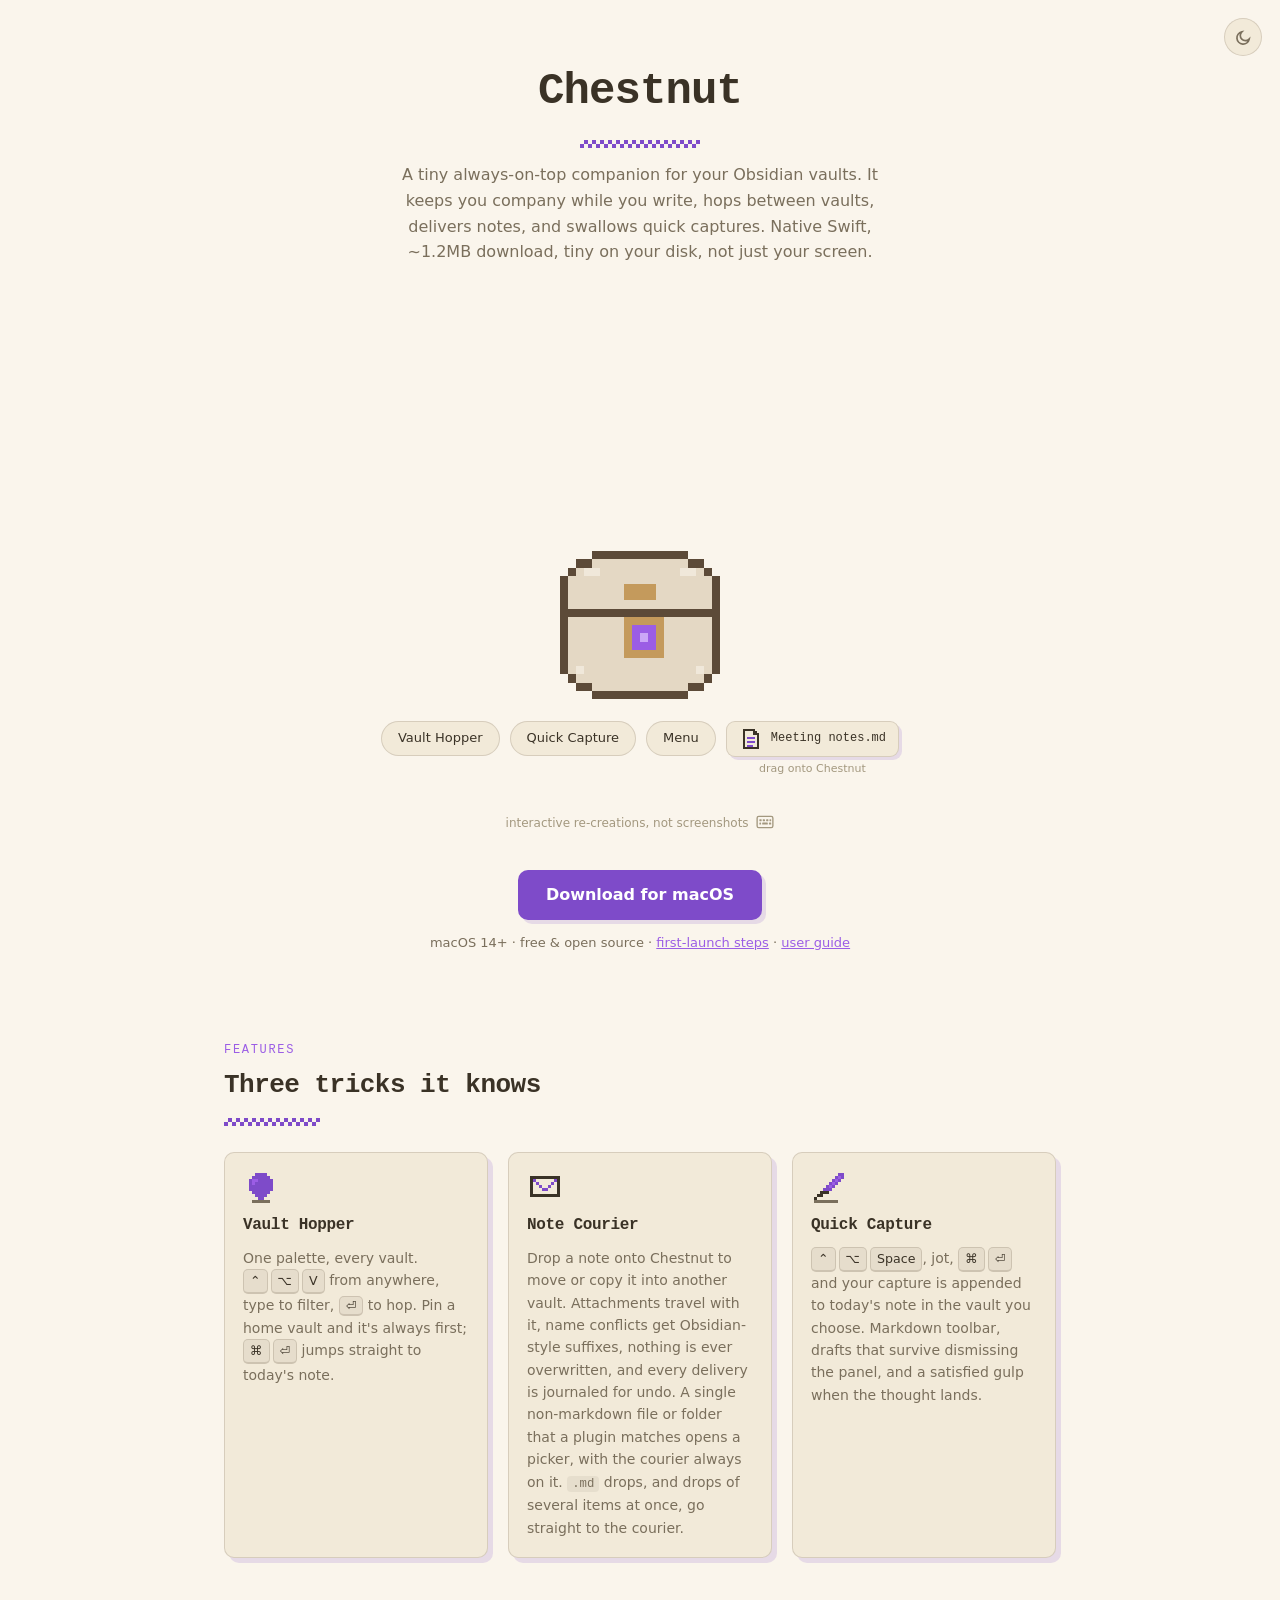
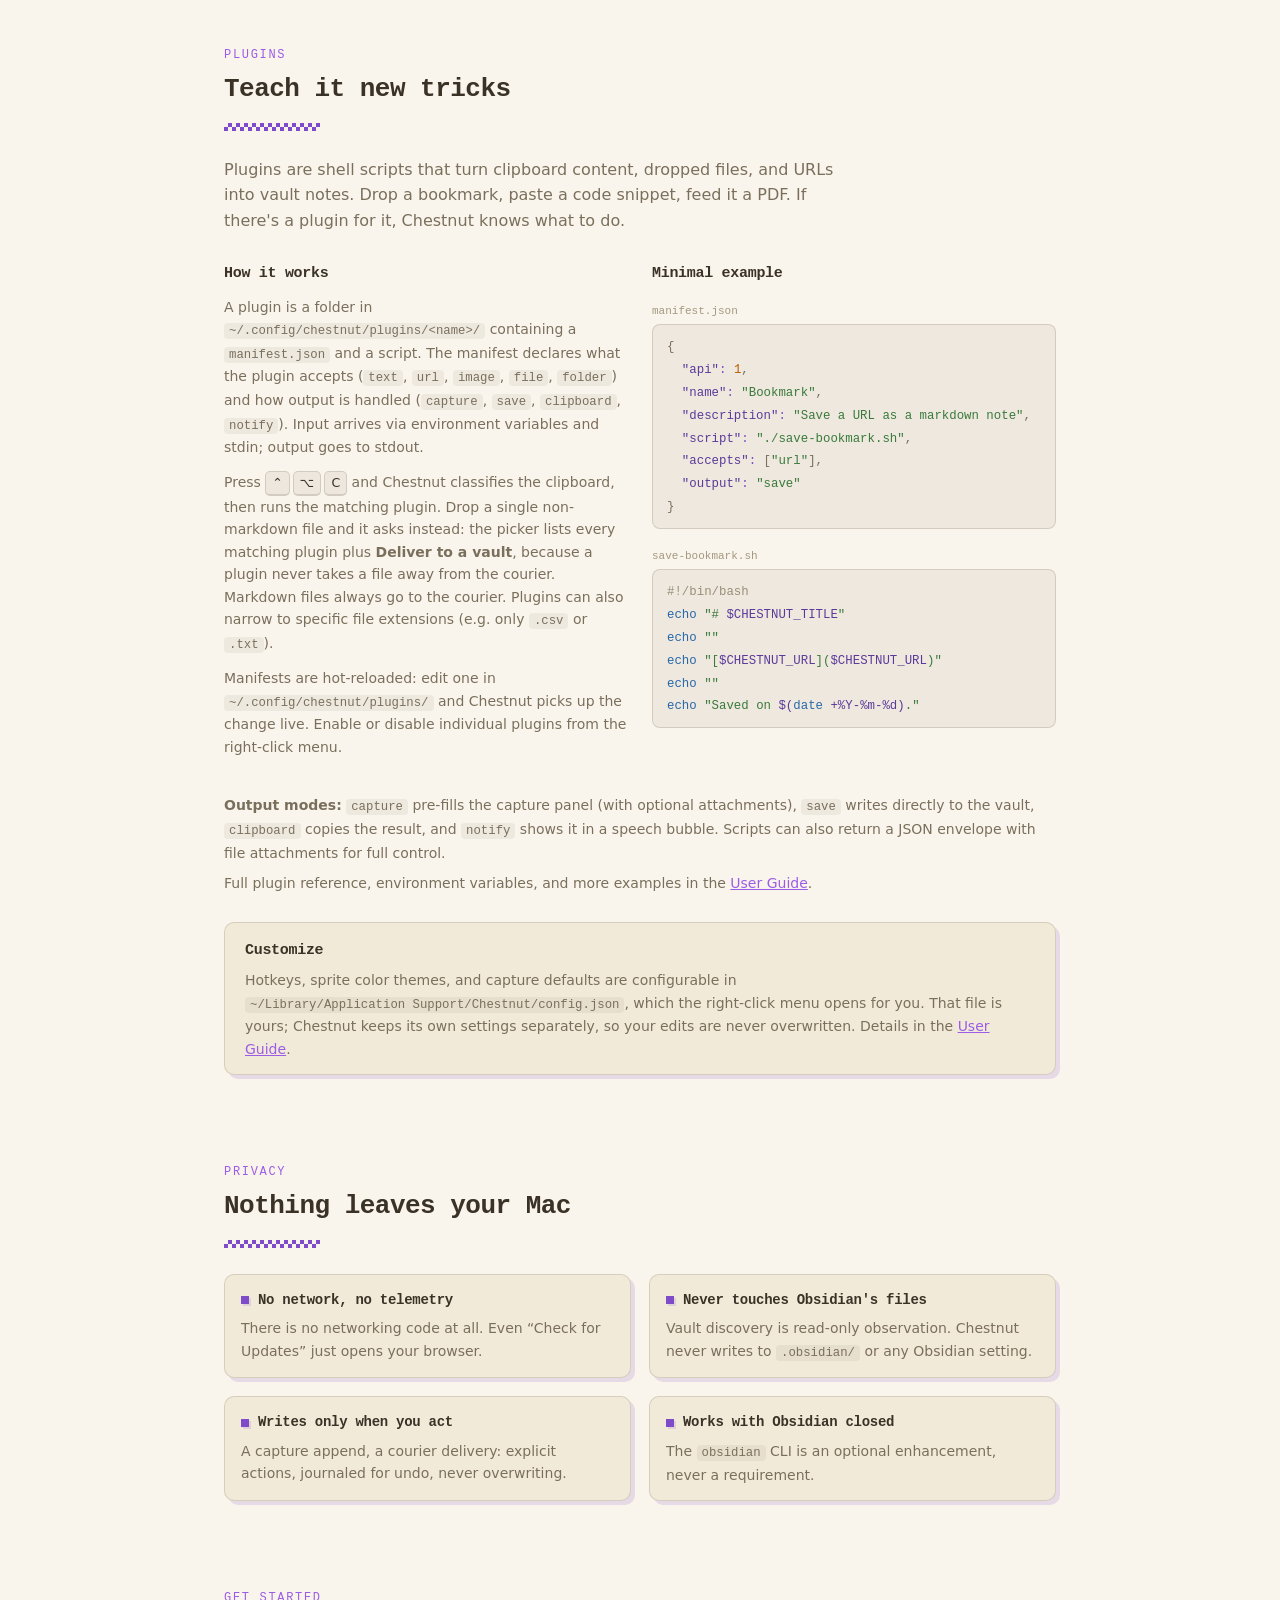
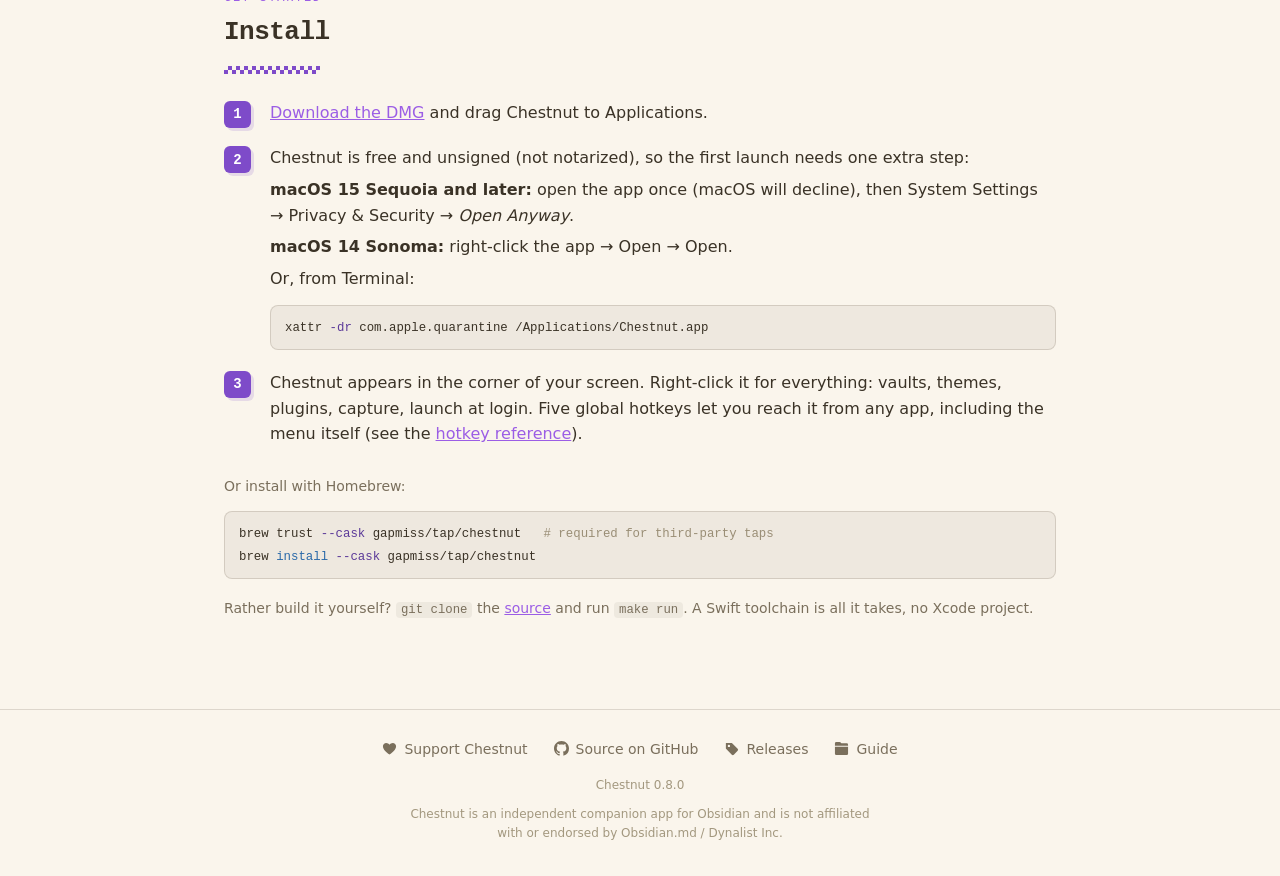
<file: docs/index.html>
<!doctype html>
<html lang="en">
<head>
  <meta charset="utf-8">
  <meta name="viewport" content="width=device-width, initial-scale=1">
  <title>Chestnut - a desktop companion for Obsidian</title>
  <meta name="description"
        content="A tiny always-on-top pixel companion for multi-vault Obsidian users on macOS. Hop between vaults, deliver notes, capture thoughts. No network, no telemetry.">
  <script>
    // Apply a saved mode before the stylesheet loads, so there's no flash.
    try {
      var mode = localStorage.getItem("chestnut-mode");
      if (mode === "light" || mode === "dark") {
        document.documentElement.dataset.theme = mode;
      }
    } catch (e) {}
  </script>
  <!-- Favicons are generated by `make site` from the app's sprite data. -->
  <link rel="icon" href="favicon.svg" type="image/svg+xml">
  <link rel="icon" href="favicon.png" type="image/png" sizes="32x32">
  <link rel="apple-touch-icon" href="apple-touch-icon.png">
  <link rel="stylesheet" href="style.css">
  <link rel="stylesheet" href="prism-chestnut.css">
</head>
<body>
<button class="mode-toggle" id="mode-toggle" aria-label="Toggle light/dark mode"></button>
<main>

  <header class="hero">
    <h1>Chestnut</h1>
    <p class="tagline">
      A tiny always-on-top companion for your Obsidian vaults.
      It keeps you company while you write, hops between vaults,
      delivers notes, and swallows quick captures.
      Native Swift, ~1.2MB download, tiny on your disk,
      not just your screen.
    </p>

    <div class="stage" id="stage">
      <canvas id="pet" aria-label="Chestnut, a pixel-art treasure chest creature. Hover or click it."></canvas>

      <!-- Interactive re-creation of the Vault Hopper palette. Also serves as
           the courier destination picker, like the app's VaultPalettePanel. -->
      <div class="panel hopper" id="hopper" hidden>
        <input type="text" id="hopper-filter" placeholder="Jump to vault…"
               autocomplete="off" spellcheck="false">
        <div class="panel-divider"></div>
        <div class="vault-list" id="hopper-list"></div>
        <p class="panel-hints" id="palette-hints">⏎ open&nbsp;&nbsp;&nbsp;⌘⏎ today's note&nbsp;&nbsp;&nbsp;⌥⏎ reveal&nbsp;&nbsp;&nbsp;⌘P pin</p>
      </div>

      <!-- Interactive re-creation of the Quick Capture panel -->
      <div class="panel capture" id="capture" hidden>
        <div class="capture-toolbar" id="capture-toolbar"></div>
        <textarea id="capture-editor" placeholder="Capture a thought…"
                  spellcheck="false"></textarea>
        <div class="panel-divider"></div>
        <div class="capture-footer">
          <span class="vault-dot" id="capture-dot"></span>
          <select id="capture-target" aria-label="Target vault"></select>
          <span class="spacer"></span>
          <span class="kbd-hint">⌘↩</span>
          <button id="capture-submit" disabled>Capture</button>
        </div>
      </div>

      <!-- Interactive re-creation of the right-click menu (populated by JS) -->
      <div class="menu" id="menu" hidden></div>

      <!-- Notice bubble (the pet's success receipt) -->
      <div class="notice" id="notice" hidden>
        <div class="notice-title" id="notice-title"></div>
        <div class="notice-subtitle" id="notice-subtitle"></div>
        <div class="notice-hint">Demo only, nothing was written</div>
        <div class="notice-tail"></div>
      </div>
    </div>

    <div class="chips">
      <button class="chip" id="chip-hopper">Vault Hopper</button>
      <button class="chip" id="chip-capture">Quick Capture</button>
      <button class="chip" id="chip-menu">Menu</button>
      <!-- Demo note for the Note Courier: drag it onto Chestnut.
           Real files from the Finder work too (names only, never read). -->
      <div class="demo-note-wrap">
        <div class="demo-note" id="demo-note" tabindex="0" role="button"
             aria-label="Demo note. Drag it onto Chestnut, or press Enter, to pick a delivery vault.">
          <canvas class="px-icon" data-icon="note" data-scale="2" aria-hidden="true"></canvas>
          <span class="demo-note-name">Meeting notes.md</span>
        </div>
        <p class="demo-note-hint">drag onto Chestnut</p>
      </div>
    </div>
    <p class="chips-hint">
      interactive re-creations, not screenshots
      <span class="hotkey-tip" tabindex="0" aria-label="Keyboard shortcuts">
        <svg viewBox="0 0 16 16" aria-hidden="true"><rect x="1" y="3" width="14" height="10" rx="1.5" fill="none" stroke="currentColor" stroke-width="1.2"/><rect x="3" y="5.5" width="2" height="1.8" rx=".4" fill="currentColor"/><rect x="6" y="5.5" width="2" height="1.8" rx=".4" fill="currentColor"/><rect x="9" y="5.5" width="2" height="1.8" rx=".4" fill="currentColor"/><rect x="12" y="5.5" width="1.5" height="1.8" rx=".4" fill="currentColor"/><rect x="3" y="8.5" width="1.5" height="1.8" rx=".4" fill="currentColor"/><rect x="5.5" y="8.5" width="5" height="1.8" rx=".4" fill="currentColor"/><rect x="11.5" y="8.5" width="2" height="1.8" rx=".4" fill="currentColor"/></svg>
        <span class="hotkey-tooltip">
          <span><span class="keys"><kbd>⌃</kbd><kbd>⌥</kbd><kbd>V</kbd></span> Vault Hopper</span>
          <span><span class="keys"><kbd>⌃</kbd><kbd>⌥</kbd><kbd>Space</kbd></span> Quick Capture</span>
          <span><span class="keys"><kbd>⌃</kbd><kbd>⌥</kbd><kbd>C</kbd></span> Paste to plugin</span>
          <span><span class="keys"><kbd>⌃</kbd><kbd>⌥</kbd><kbd>O</kbd></span> Notice action</span>
          <span><span class="keys"><kbd>⌃</kbd><kbd>⌥</kbd><kbd>M</kbd></span> Right-click menu</span>
          <span class="hotkey-tooltip-hint">These work on this page too</span>
        </span>
      </span>
    </p>

    <div class="cta">
      <a class="download" href="https://github.com/gapmiss/chestnut/releases/latest/download/Chestnut.dmg">
        Download for macOS
      </a>
      <p class="fineprint">
        macOS 14+ · free &amp; open source ·
        <a href="#install">first-launch steps</a> ·
        <a href="guide.html">user guide</a>
      </p>
    </div>
  </header>

  <section class="features">
    <p class="kicker">Features</p>
    <h2>Three tricks it knows</h2>
    <div class="features-grid">
      <div class="card">
        <canvas class="px-icon" data-icon="pin" aria-hidden="true"></canvas>
        <h3>Vault Hopper</h3>
        <p>
          One palette, every vault.
          <span class="keys"><kbd>⌃</kbd><kbd>⌥</kbd><kbd>V</kbd></span>
          from anywhere, type to filter, <kbd>⏎</kbd> to hop. Pin a home vault
          and it's always first;
          <span class="keys"><kbd>⌘</kbd><kbd>⏎</kbd></span>
          jumps straight to today's note.
        </p>
      </div>
      <div class="card">
        <canvas class="px-icon" data-icon="envelope" aria-hidden="true"></canvas>
        <h3>Note Courier</h3>
        <p>
          Drop a note onto Chestnut to move or copy it into another vault.
          Attachments travel with it, name conflicts get Obsidian-style suffixes,
          nothing is ever overwritten, and every delivery is journaled for undo.
          A single non-markdown file or folder that a plugin matches opens a
          picker, with the courier always on it. <code>.md</code> drops, and
          drops of several items at once, go straight to the courier.
        </p>
      </div>
      <div class="card">
        <canvas class="px-icon" data-icon="pencil" aria-hidden="true"></canvas>
        <h3>Quick Capture</h3>
        <p>
          <span class="keys"><kbd>⌃</kbd><kbd>⌥</kbd><kbd>Space</kbd></span>,
          jot, <span class="keys"><kbd>⌘</kbd><kbd>⏎</kbd></span> and your 
          capture is appended to today's note in the vault you choose. Markdown 
          toolbar, drafts that survive dismissing the panel, and a satisfied 
          gulp when the thought lands.
        </p>
      </div>
    </div>
  </section>

  <section class="plugins">
    <p class="kicker">Plugins</p>
    <h2>Teach it new tricks</h2>
    <p class="plugins-intro">
      Plugins are shell scripts that turn clipboard content, dropped files,
      and URLs into vault notes. Drop a bookmark, paste a code snippet,
      feed it a PDF. If there's a plugin for it, Chestnut knows what to do.
    </p>

    <div class="plugins-grid">
      <div class="plugins-detail">
        <h3>How it works</h3>
        <p>
          A plugin is a folder in
          <code>~/.config/chestnut/plugins/&lt;name&gt;/</code> containing a
          <code>manifest.json</code> and a script. The manifest declares what
          the plugin accepts (<code>text</code>, <code>url</code>,
          <code>image</code>, <code>file</code>, <code>folder</code>) and how
          output is handled (<code>capture</code>, <code>save</code>,
          <code>clipboard</code>, <code>notify</code>). Input arrives via
          environment variables and stdin; output goes to stdout.
        </p>
        <p>
          Press <span class="keys"><kbd>⌃</kbd><kbd>⌥</kbd><kbd>C</kbd></span>
          and Chestnut classifies the clipboard, then runs the matching plugin.
          Drop a single non-markdown file and it asks instead: the picker lists
          every matching plugin plus <strong>Deliver to a vault</strong>,
          because a plugin never takes a file away from the courier. Markdown
          files always go to the courier. Plugins can also narrow to specific
          file extensions (e.g. only <code>.csv</code> or <code>.txt</code>).
        </p>
        <p>
          Manifests are hot-reloaded: edit one in
          <code>~/.config/chestnut/plugins/</code> and Chestnut picks up the
          change live. Enable or disable individual plugins from the
          right-click menu.
        </p>
      </div>

      <div class="plugins-examples">
        <h3>Minimal example</h3>
        <div class="plugins-file">
          <span class="plugins-filename">manifest.json</span>
          <pre><code class="language-json">{
  "api": 1,
  "name": "Bookmark",
  "description": "Save a URL as a markdown note",
  "script": "./save-bookmark.sh",
  "accepts": ["url"],
  "output": "save"
}</code></pre>
        </div>
        <div class="plugins-file">
          <span class="plugins-filename">save-bookmark.sh</span>
          <pre><code class="language-bash">#!/bin/bash
echo "# $CHESTNUT_TITLE"
echo ""
echo "[$CHESTNUT_URL]($CHESTNUT_URL)"
echo ""
echo "Saved on $(date +%Y-%m-%d)."</code></pre>
        </div>
      </div>
    </div>

    <p class="plugins-modes">
      <strong>Output modes:</strong>
      <code>capture</code> pre-fills the capture panel (with optional attachments),
      <code>save</code> writes directly to the vault,
      <code>clipboard</code> copies the result, and
      <code>notify</code> shows it in a speech bubble. Scripts can also
      return a JSON envelope with file attachments for full control.
    </p>
    <p class="plugins-link">
      Full plugin reference, environment variables, and more examples in the
      <a href="guide.html#plugins">User Guide</a>.
    </p>

    <div class="customize-note">
      <h3>Customize</h3>
      <p>
        Hotkeys, sprite color themes, and capture defaults are configurable in
        <code>~/Library/Application&nbsp;Support/Chestnut/config.json</code>,
        which the right-click menu opens for you. That file is yours; Chestnut
        keeps its own settings separately, so your edits are never
        overwritten. Details in the
        <a href="guide.html#configuration">User Guide</a>.
      </p>
    </div>
  </section>

  <section class="privacy">
    <p class="kicker">Privacy</p>
    <h2>Nothing leaves your Mac</h2>
    <div class="privacy-grid">
      <div class="tile">
        <h4>No network, no telemetry</h4>
        <p>There is no networking code at all. Even “Check for Updates” just
        opens your browser.</p>
      </div>
      <div class="tile">
        <h4>Never touches Obsidian's files</h4>
        <p>Vault discovery is read-only observation. Chestnut never writes to
        <code>.obsidian/</code> or any Obsidian setting.</p>
      </div>
      <div class="tile">
        <h4>Writes only when you act</h4>
        <p>A capture append, a courier delivery: explicit actions, journaled
        for undo, never overwriting.</p>
      </div>
      <div class="tile">
        <h4>Works with Obsidian closed</h4>
        <p>The <code>obsidian</code> CLI is an optional enhancement, never a
        requirement.</p>
      </div>
    </div>
  </section>

  <section class="install" id="install">
    <p class="kicker">Get started</p>
    <h2>Install</h2>
    <ol class="steps">
      <li>
        <a href="https://github.com/gapmiss/chestnut/releases/latest/download/Chestnut.dmg">Download the DMG</a>
        and drag Chestnut to Applications.
      </li>
      <li>
        <p>Chestnut is free and unsigned (not notarized), so the first launch needs one extra step:</p>
        <p><strong>macOS 15 Sequoia and later:</strong> open the app once (macOS will decline), then
        System&nbsp;Settings → Privacy&nbsp;&amp;&nbsp;Security → <em>Open&nbsp;Anyway</em>.</p>
        <p><strong>macOS 14 Sonoma:</strong> right-click the app → Open → Open.</p>
        <p>Or, from Terminal:</p>
        <pre><code class="language-bash">xattr -dr com.apple.quarantine /Applications/Chestnut.app</code></pre>
      </li>
      <li>
        Chestnut appears in the corner of your screen. Right-click it for
        everything: vaults, themes, plugins, capture, launch&nbsp;at&nbsp;login.
        Five global hotkeys let you reach it from any app, including the menu
        itself (see the
        <a href="guide.html#hotkeys">hotkey reference</a>).
      </li>
    </ol>
    <p class="build-note">
      Or install with Homebrew:
    </p>
    <pre class="brew-cmd"><code class="language-bash">brew trust --cask gapmiss/tap/chestnut   # required for third-party taps
brew install --cask gapmiss/tap/chestnut</code></pre>
    <p class="build-note">
      Rather build it yourself? <code>git clone</code> the
      <a href="https://github.com/gapmiss/chestnut">source</a> and run
      <code>make run</code>. A Swift toolchain is all it takes, no Xcode project.
    </p>
  </section>

</main>

<footer>
  <nav class="footer-links">
    <a href="https://github.com/sponsors/gapmiss">
      <svg viewBox="0 0 16 16" aria-hidden="true"><path d="M8 14.5C4.5 11.7 1 8.9 1 5.5 1 3.6 2.6 2 4.5 2 5.9 2 7.2 2.8 8 4c.8-1.2 2.1-2 3.5-2C13.4 2 15 3.6 15 5.5c0 3.4-3.5 6.2-7 9z"/></svg>
      Support Chestnut
    </a>
    <a href="https://github.com/gapmiss/chestnut">
      <svg viewBox="0 0 16 16" aria-hidden="true"><path d="M8 0C3.58 0 0 3.58 0 8c0 3.54 2.29 6.53 5.47 7.59.4.07.55-.17.55-.38 0-.19-.01-.82-.01-1.49-2.01.37-2.53-.49-2.69-.94-.09-.23-.48-.94-.82-1.13-.28-.15-.68-.52-.01-.53.63-.01 1.08.58 1.23.82.72 1.21 1.87.87 2.33.66.07-.52.28-.87.51-1.07-1.78-.2-3.64-.89-3.64-3.95 0-.87.31-1.59.82-2.15-.08-.2-.36-1.02.08-2.12 0 0 .67-.21 2.2.82.64-.18 1.32-.27 2-.27s1.36.09 2 .27c1.53-1.04 2.2-.82 2.2-.82.44 1.1.16 1.92.08 2.12.51.56.82 1.27.82 2.15 0 3.07-1.87 3.75-3.65 3.95.29.25.54.73.54 1.48 0 1.07-.01 1.93-.01 2.2 0 .21.15.46.55.38A8.01 8.01 0 0 0 16 8c0-4.42-3.58-8-8-8z"/></svg>
      Source on GitHub
    </a>
    <a href="https://github.com/gapmiss/chestnut/releases">
      <svg viewBox="0 0 16 16" aria-hidden="true"><path fill-rule="evenodd" d="M2 2h5.6c.4 0 .78.16 1.06.44l5.9 5.9a1.5 1.5 0 0 1 0 2.12l-4.1 4.1a1.5 1.5 0 0 1-2.12 0l-5.9-5.9A1.5 1.5 0 0 1 2 7.6V2zm3.25 4.5a1.25 1.25 0 1 0 0-2.5 1.25 1.25 0 0 0 0 2.5z"/></svg>
      Releases
    </a>
    <a href="guide.html">
      <svg viewBox="0 0 16 16" aria-hidden="true"><path d="M1 2.5A1.5 1.5 0 0 1 2.5 1h3.38a1.5 1.5 0 0 1 1.06.44l.56.56a1.5 1.5 0 0 0 1.06.44H13.5A1.5 1.5 0 0 1 15 3.94V5H1zM1 6h14v7.5a1.5 1.5 0 0 1-1.5 1.5h-11A1.5 1.5 0 0 1 1 13.5z"/></svg>
      Guide
    </a>
  </nav>
  <p class="version">
    Chestnut <a href="https://github.com/gapmiss/chestnut/releases/latest">0.8.0</a>
  </p>
  <p class="legal">
    Chestnut is an independent companion app for Obsidian and is not affiliated
    with or endorsed by Obsidian.md / Dynalist&nbsp;Inc.
  </p>
</footer>

<script src="sprites.js"></script>
<script src="chestnut.js"></script>
<script src="prism.min.js"></script>
<script src="prism-bash.min.js"></script>
<script src="prism-json.min.js"></script>
<script src="copy-code.js"></script>
</body>
</html>
</file>
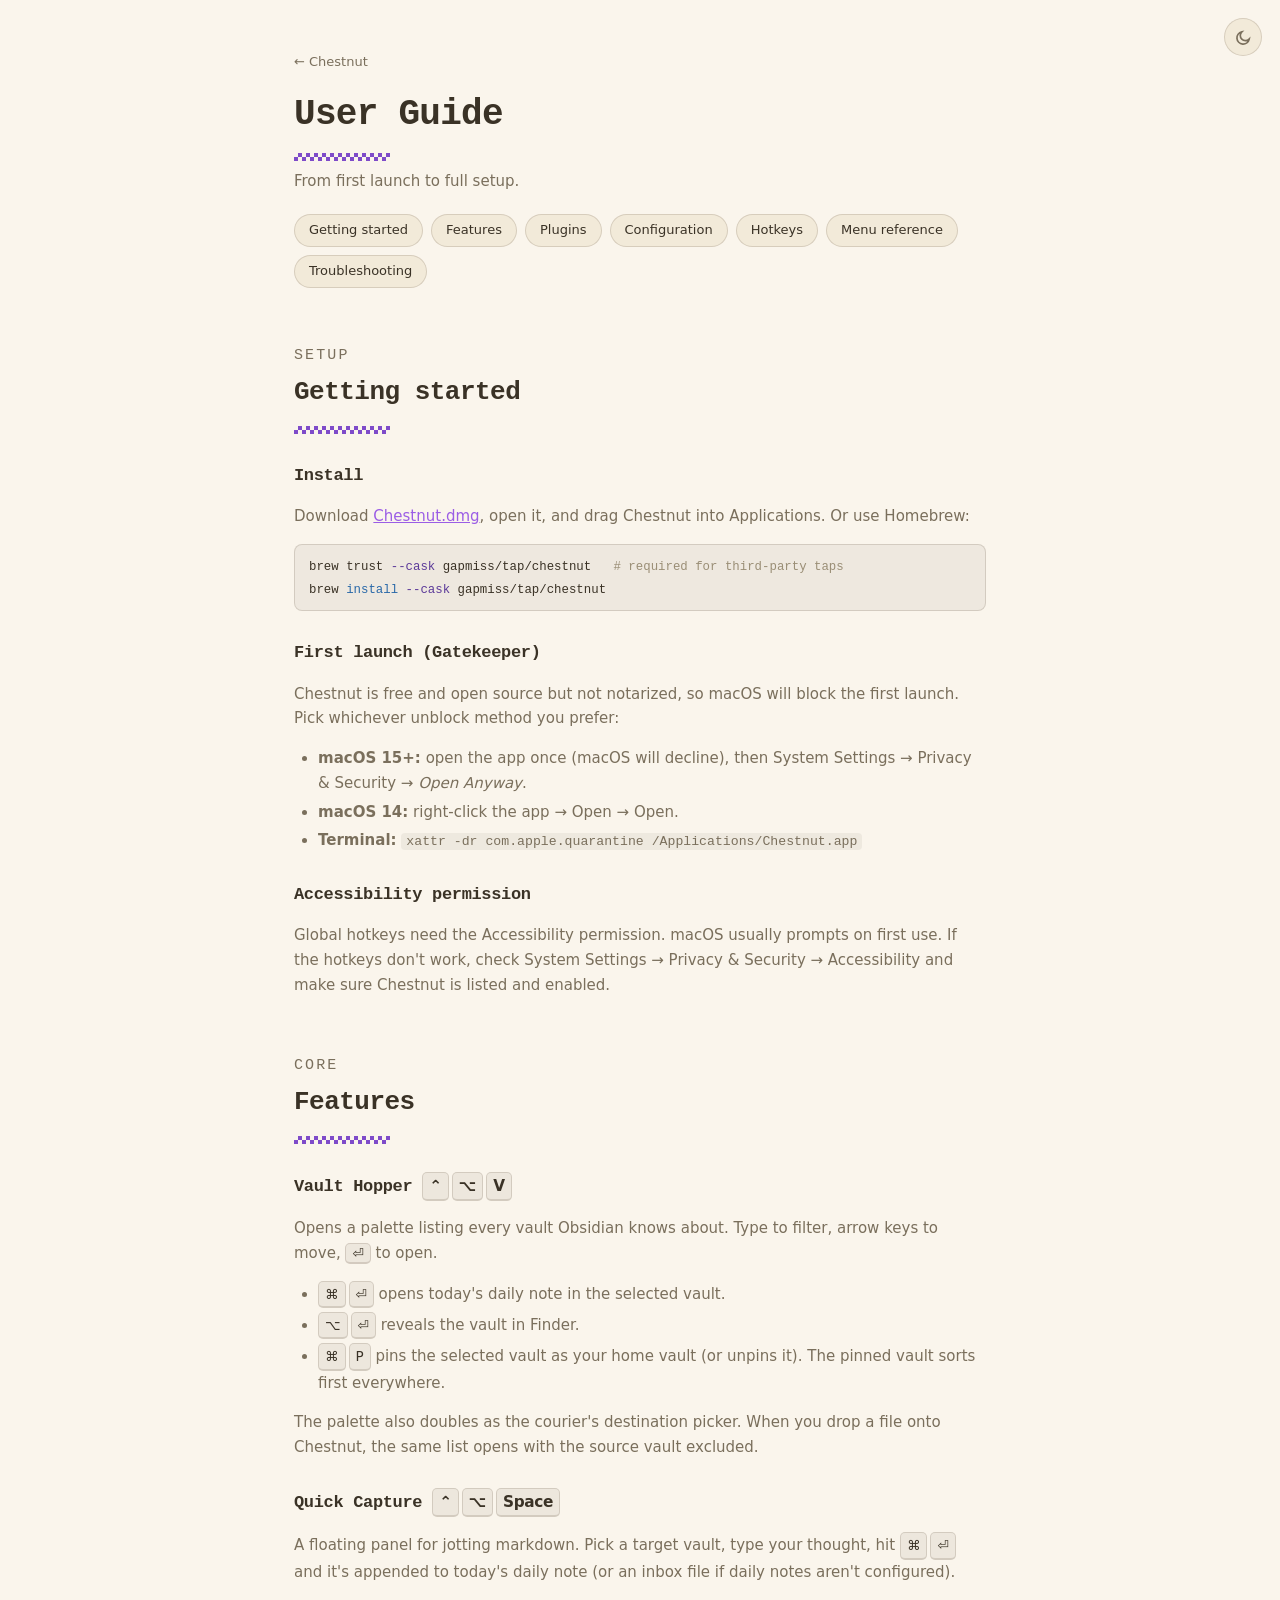
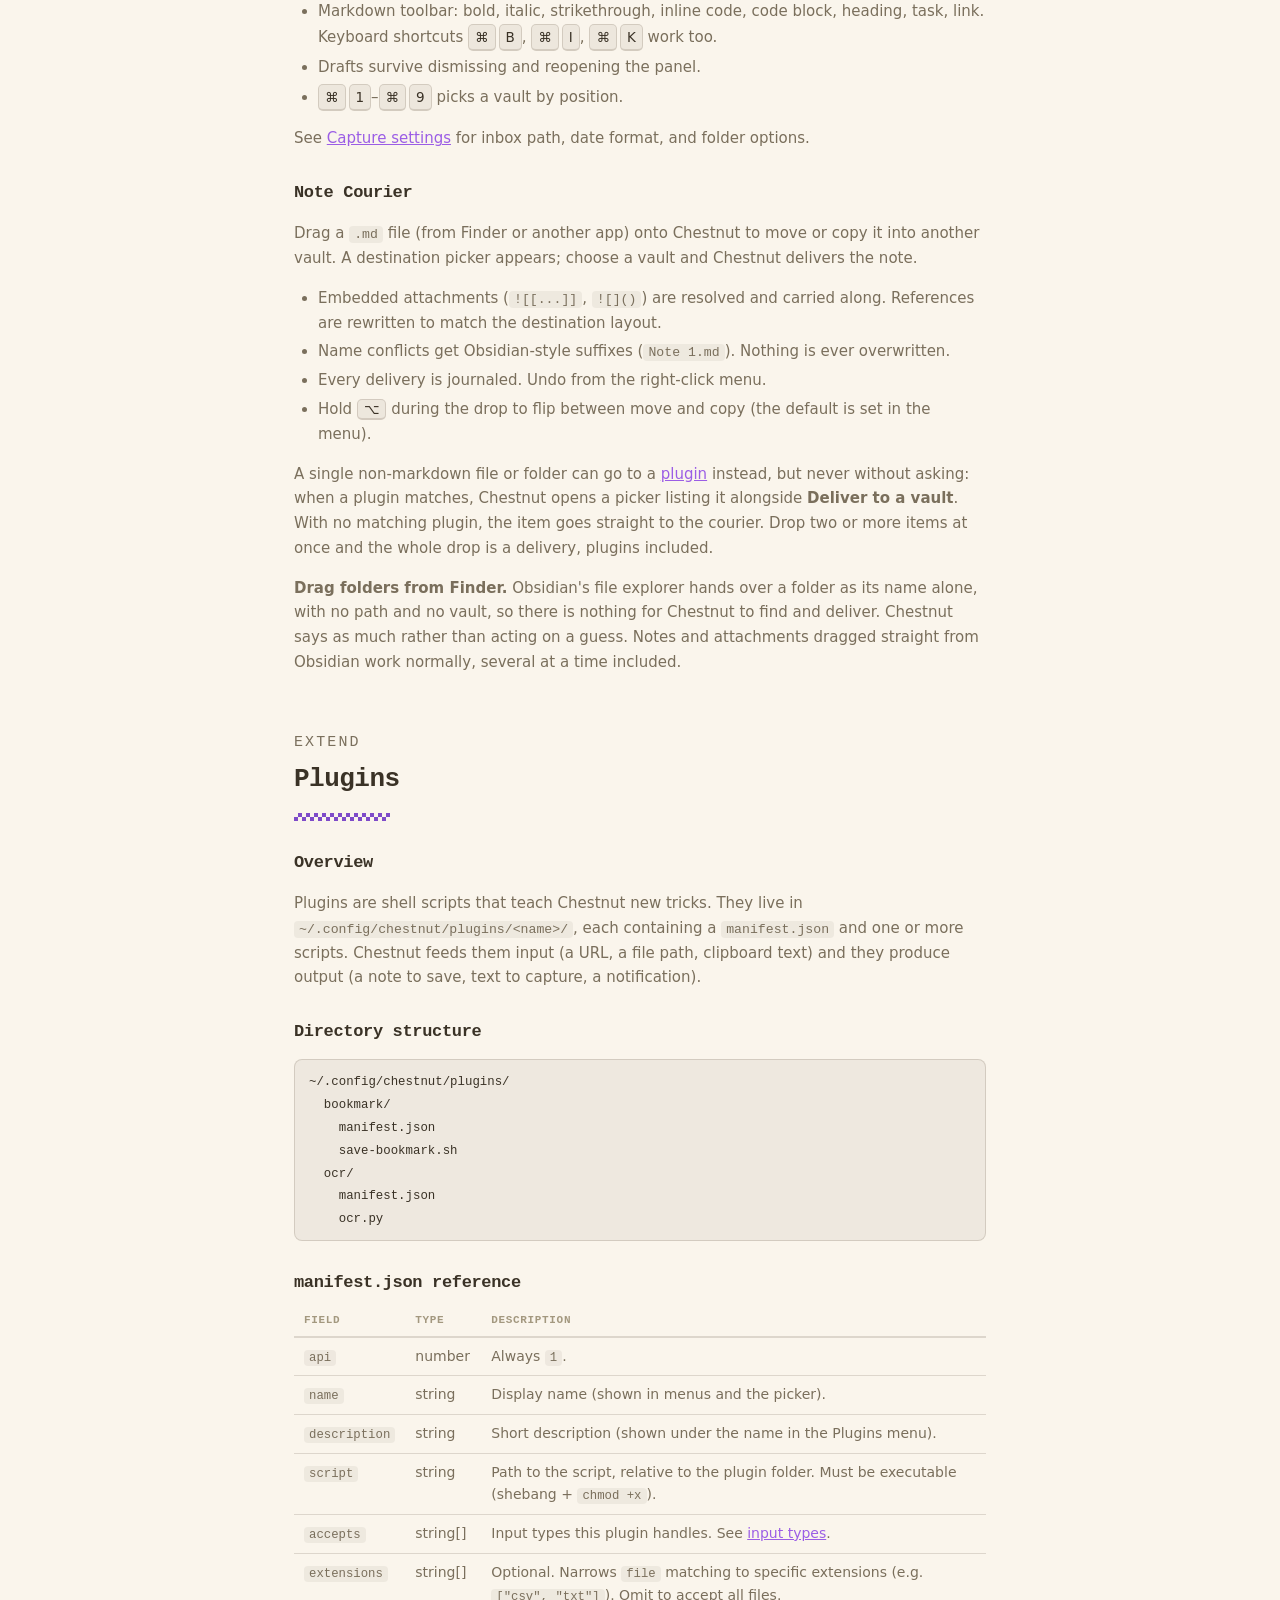
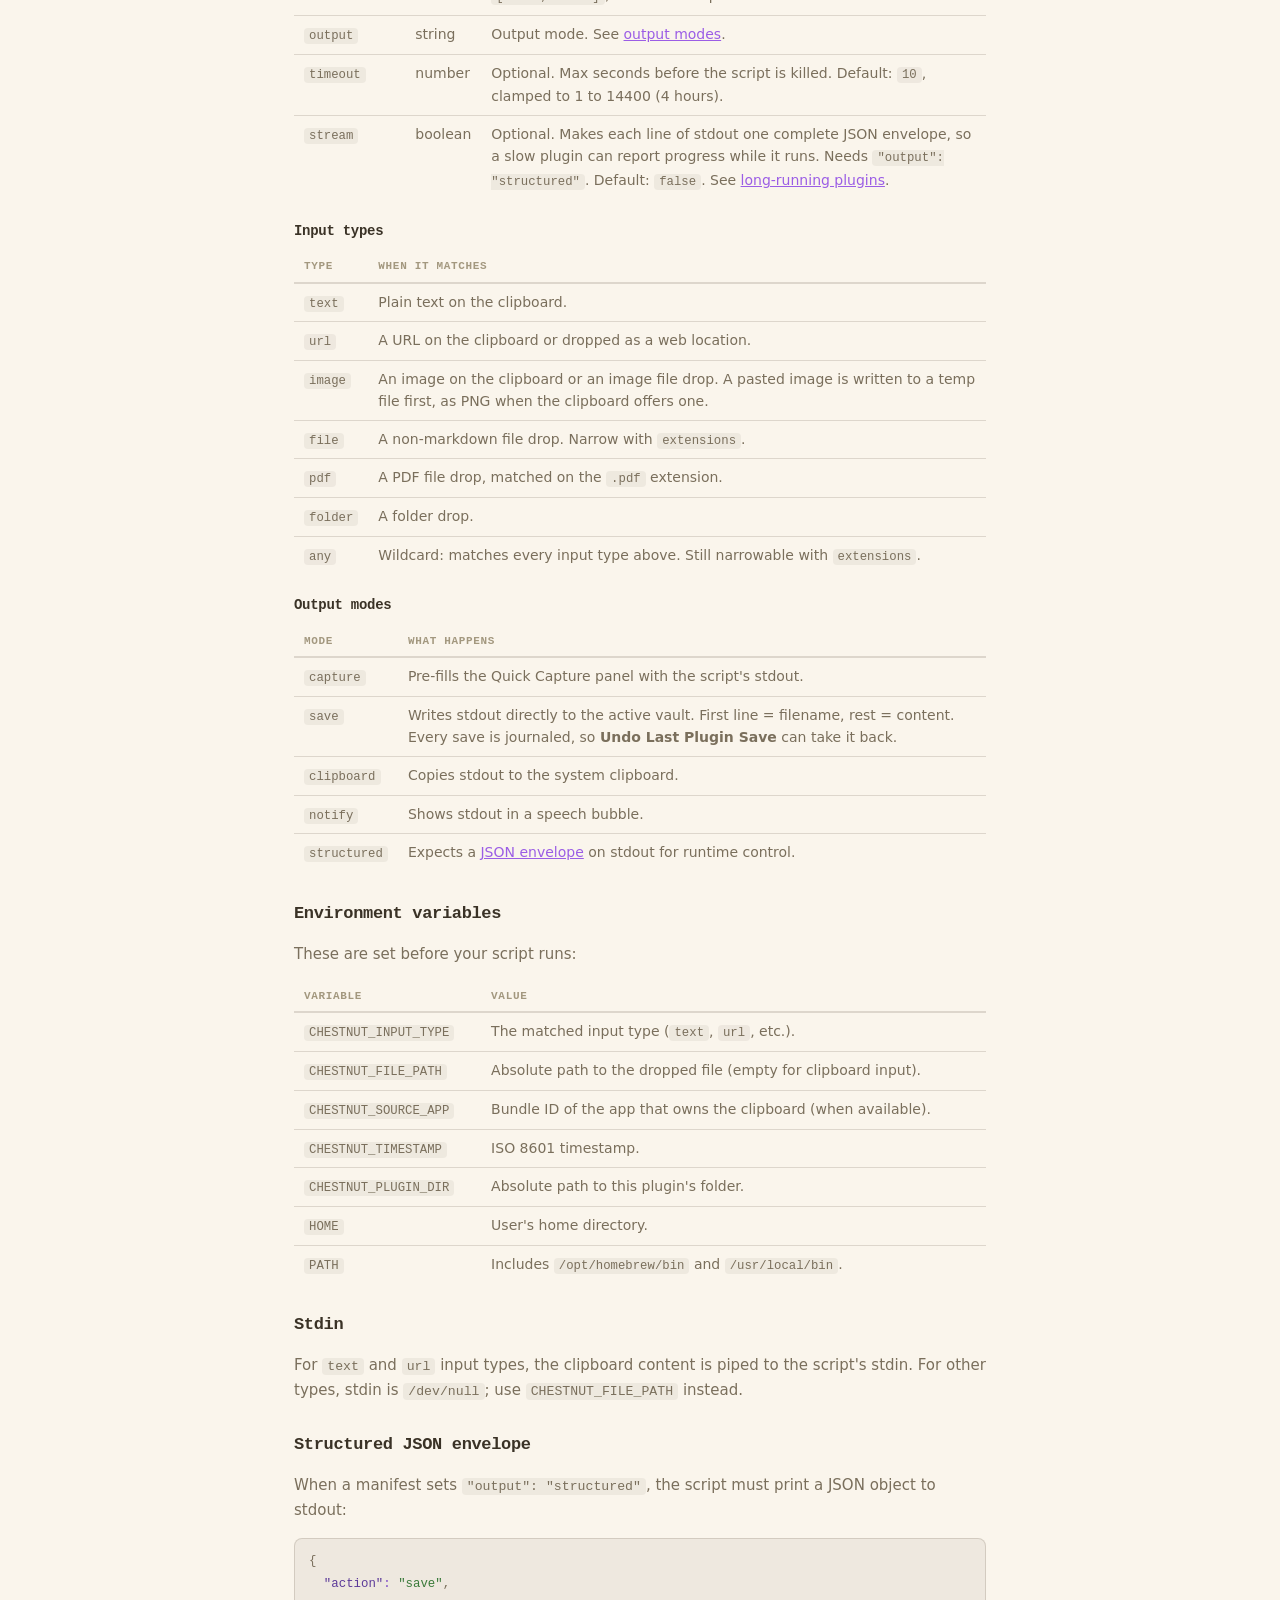
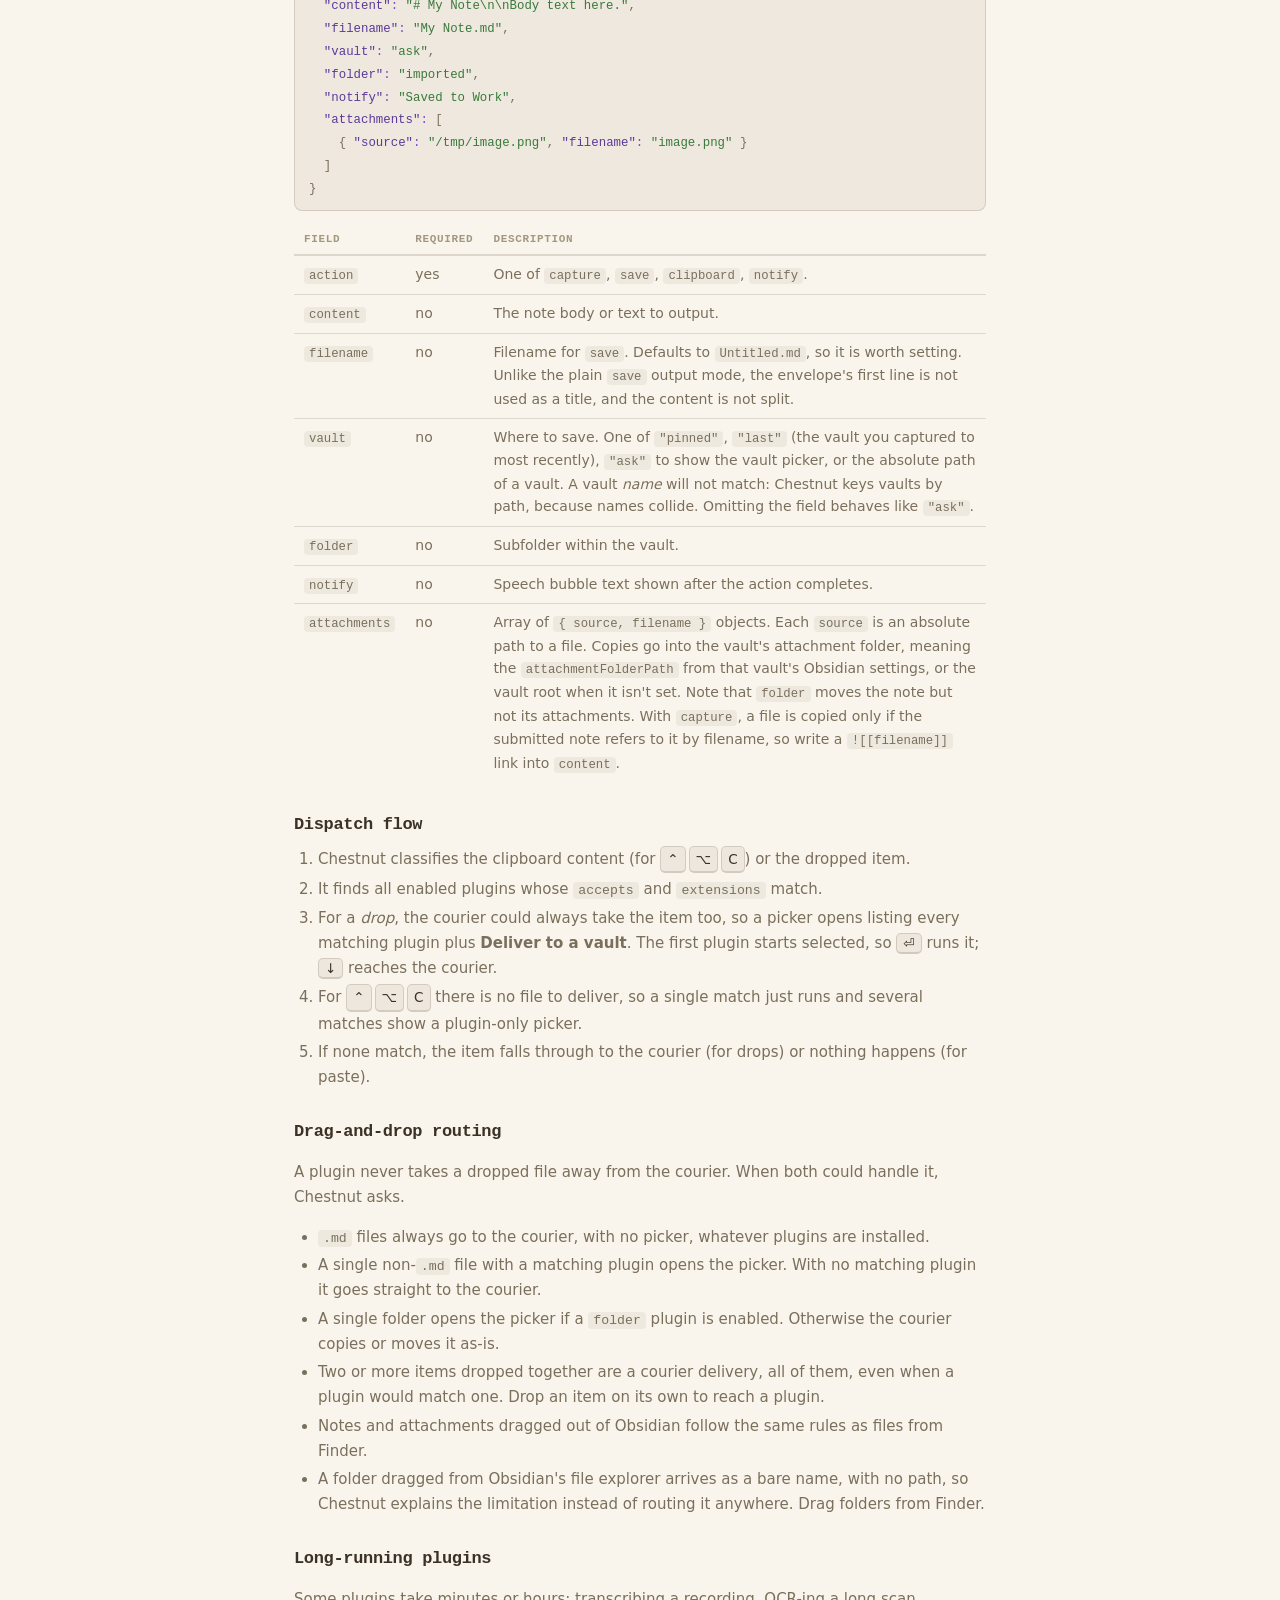
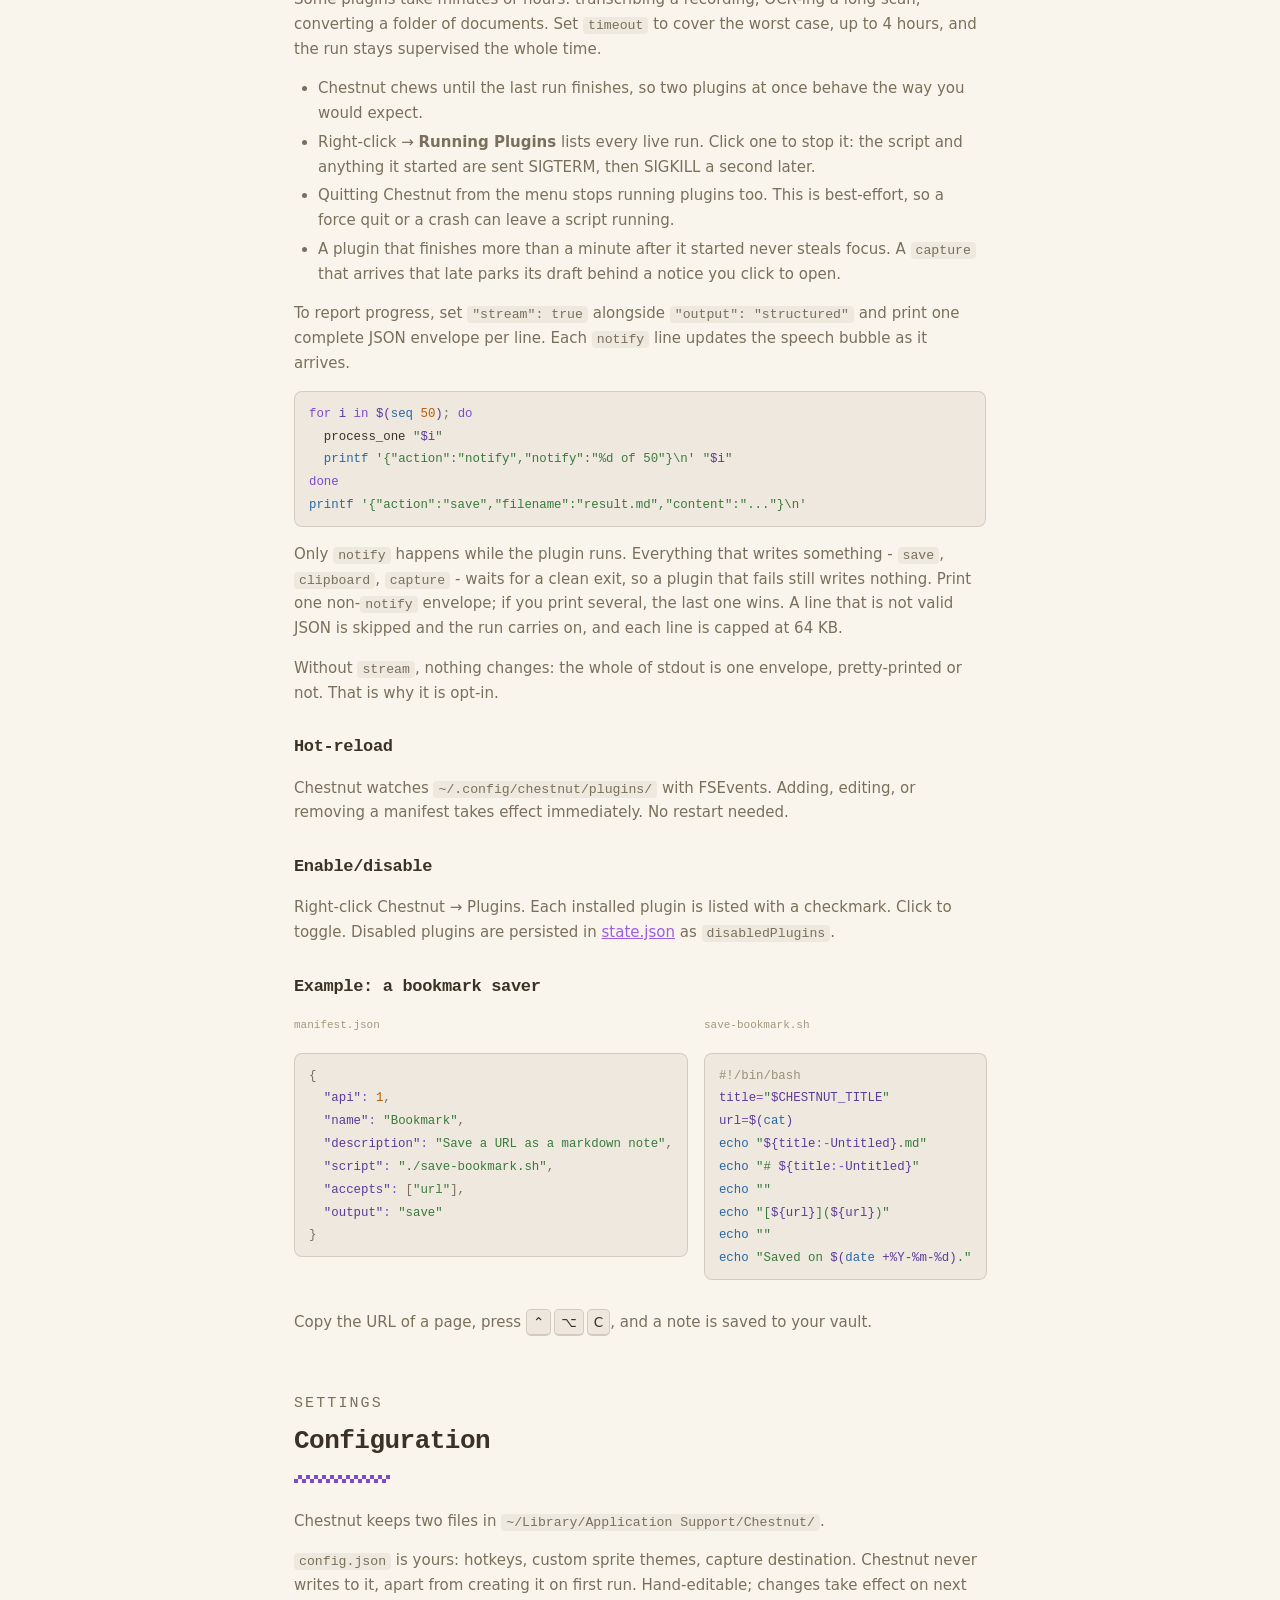
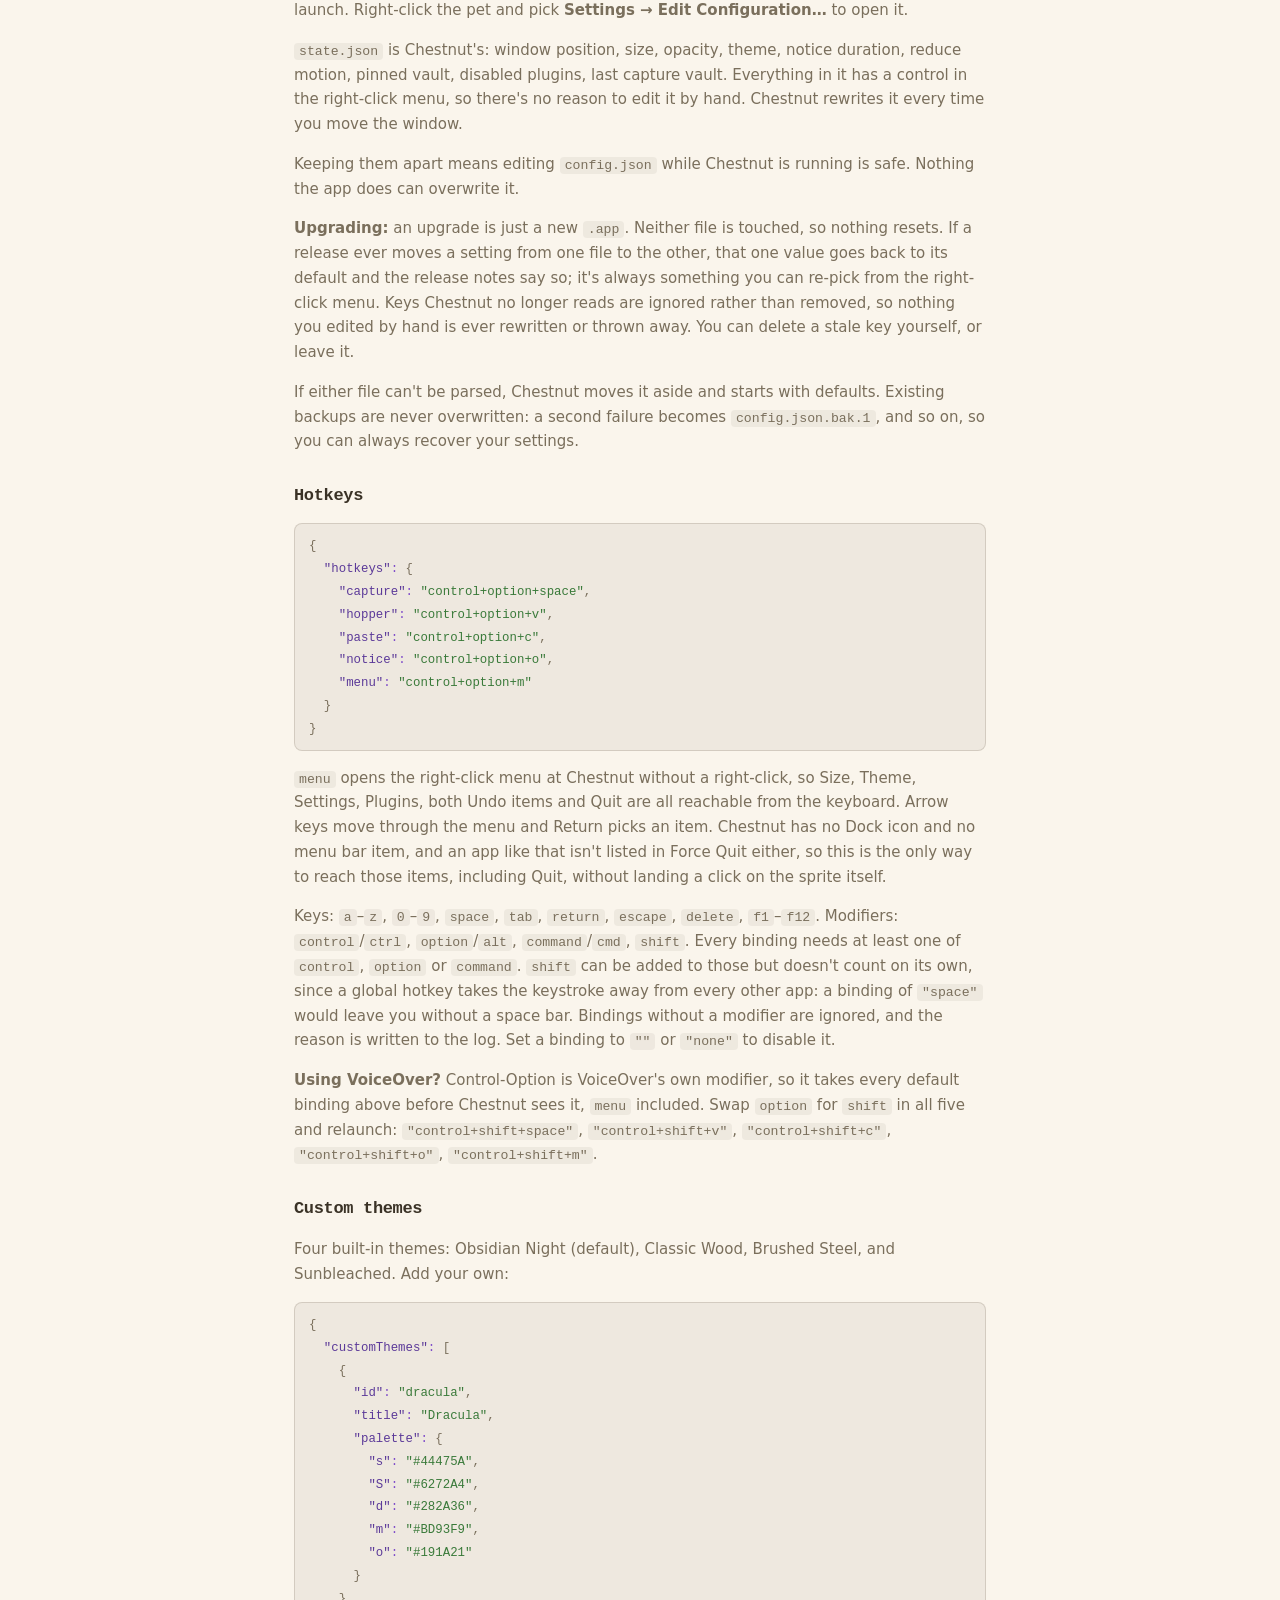
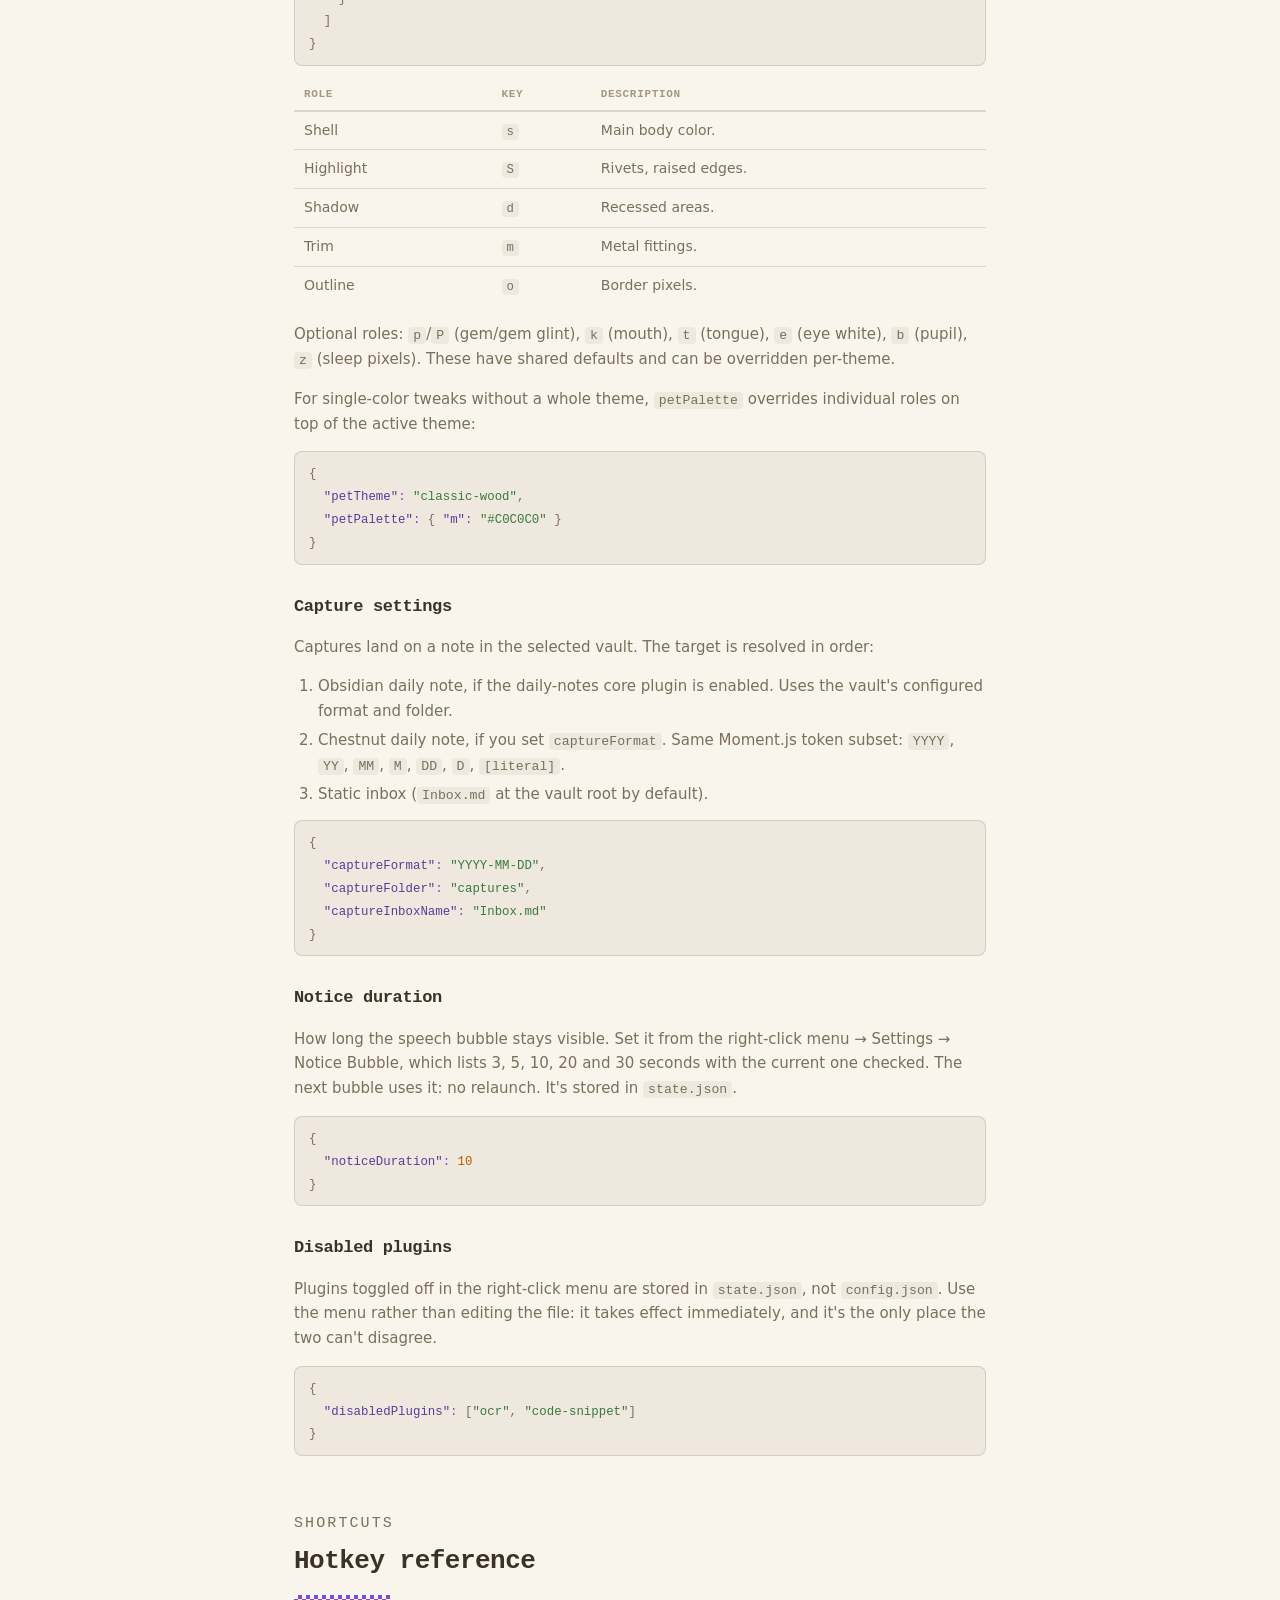
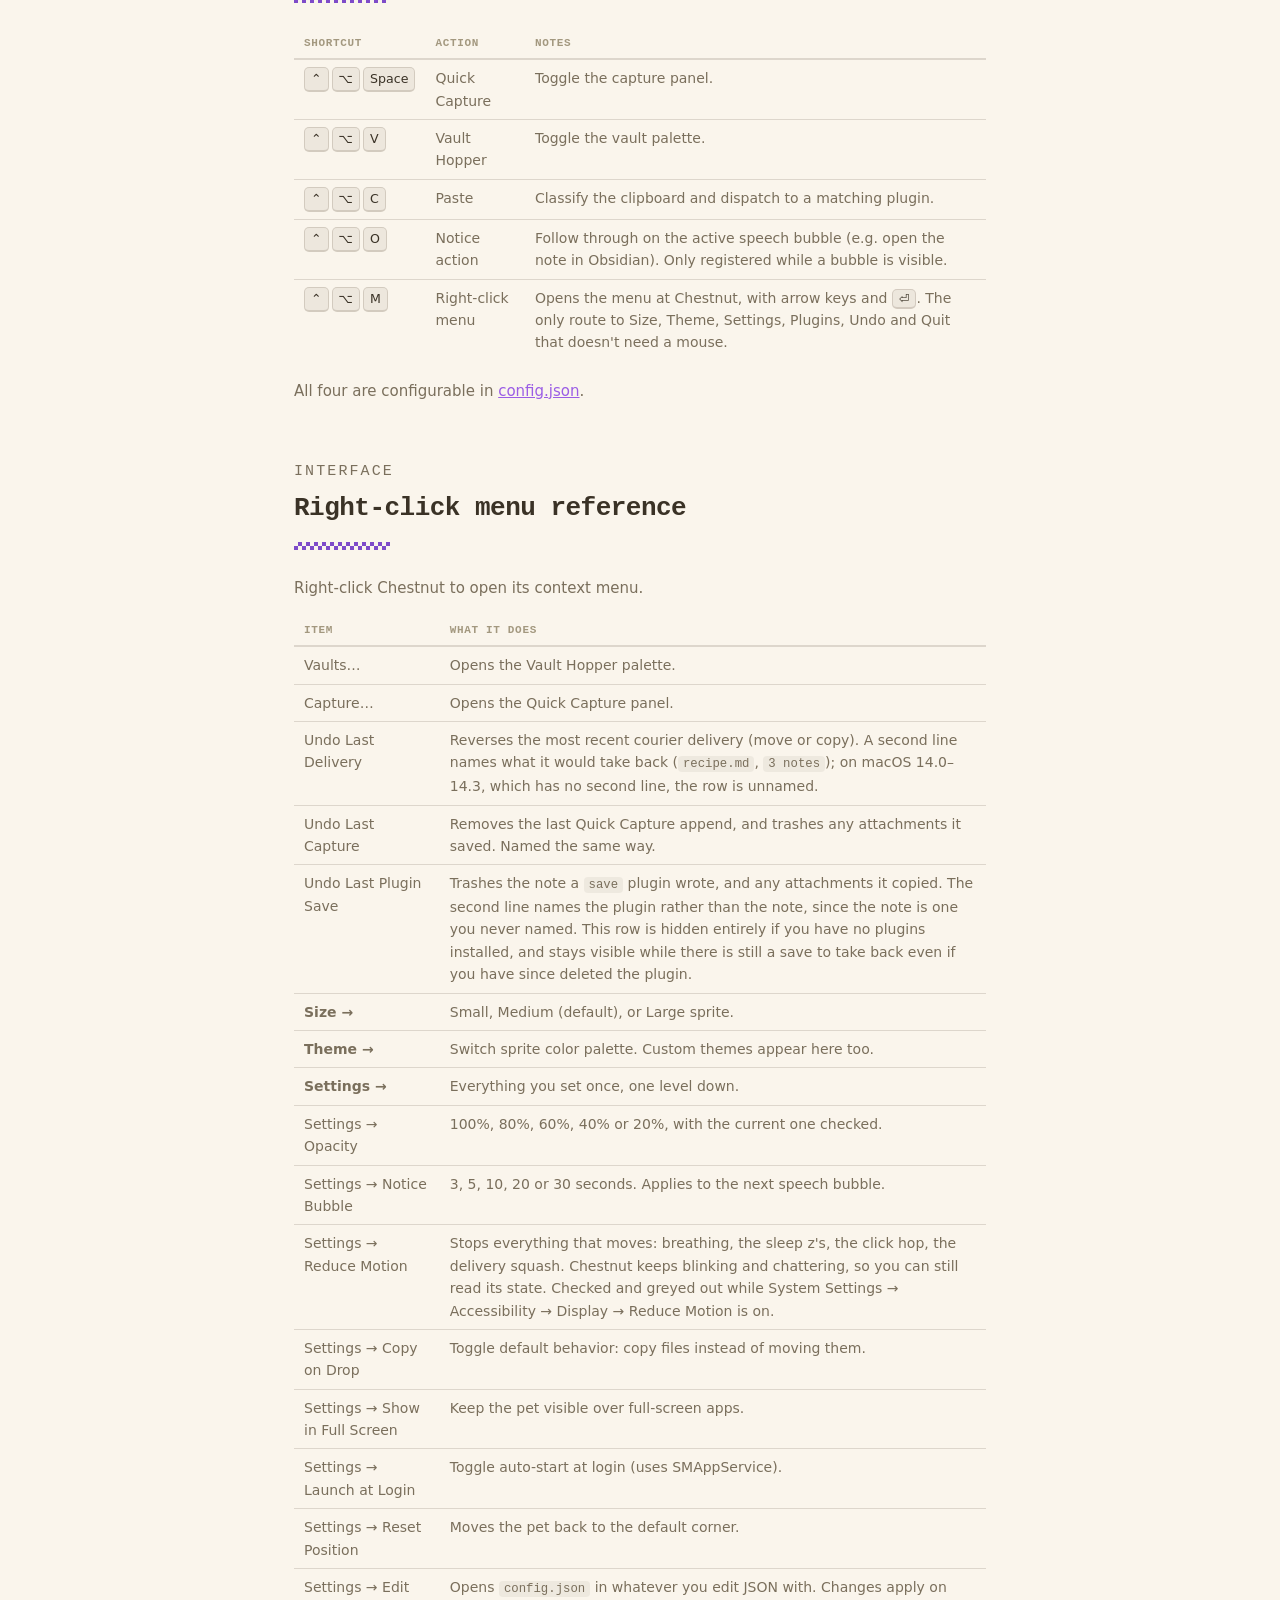
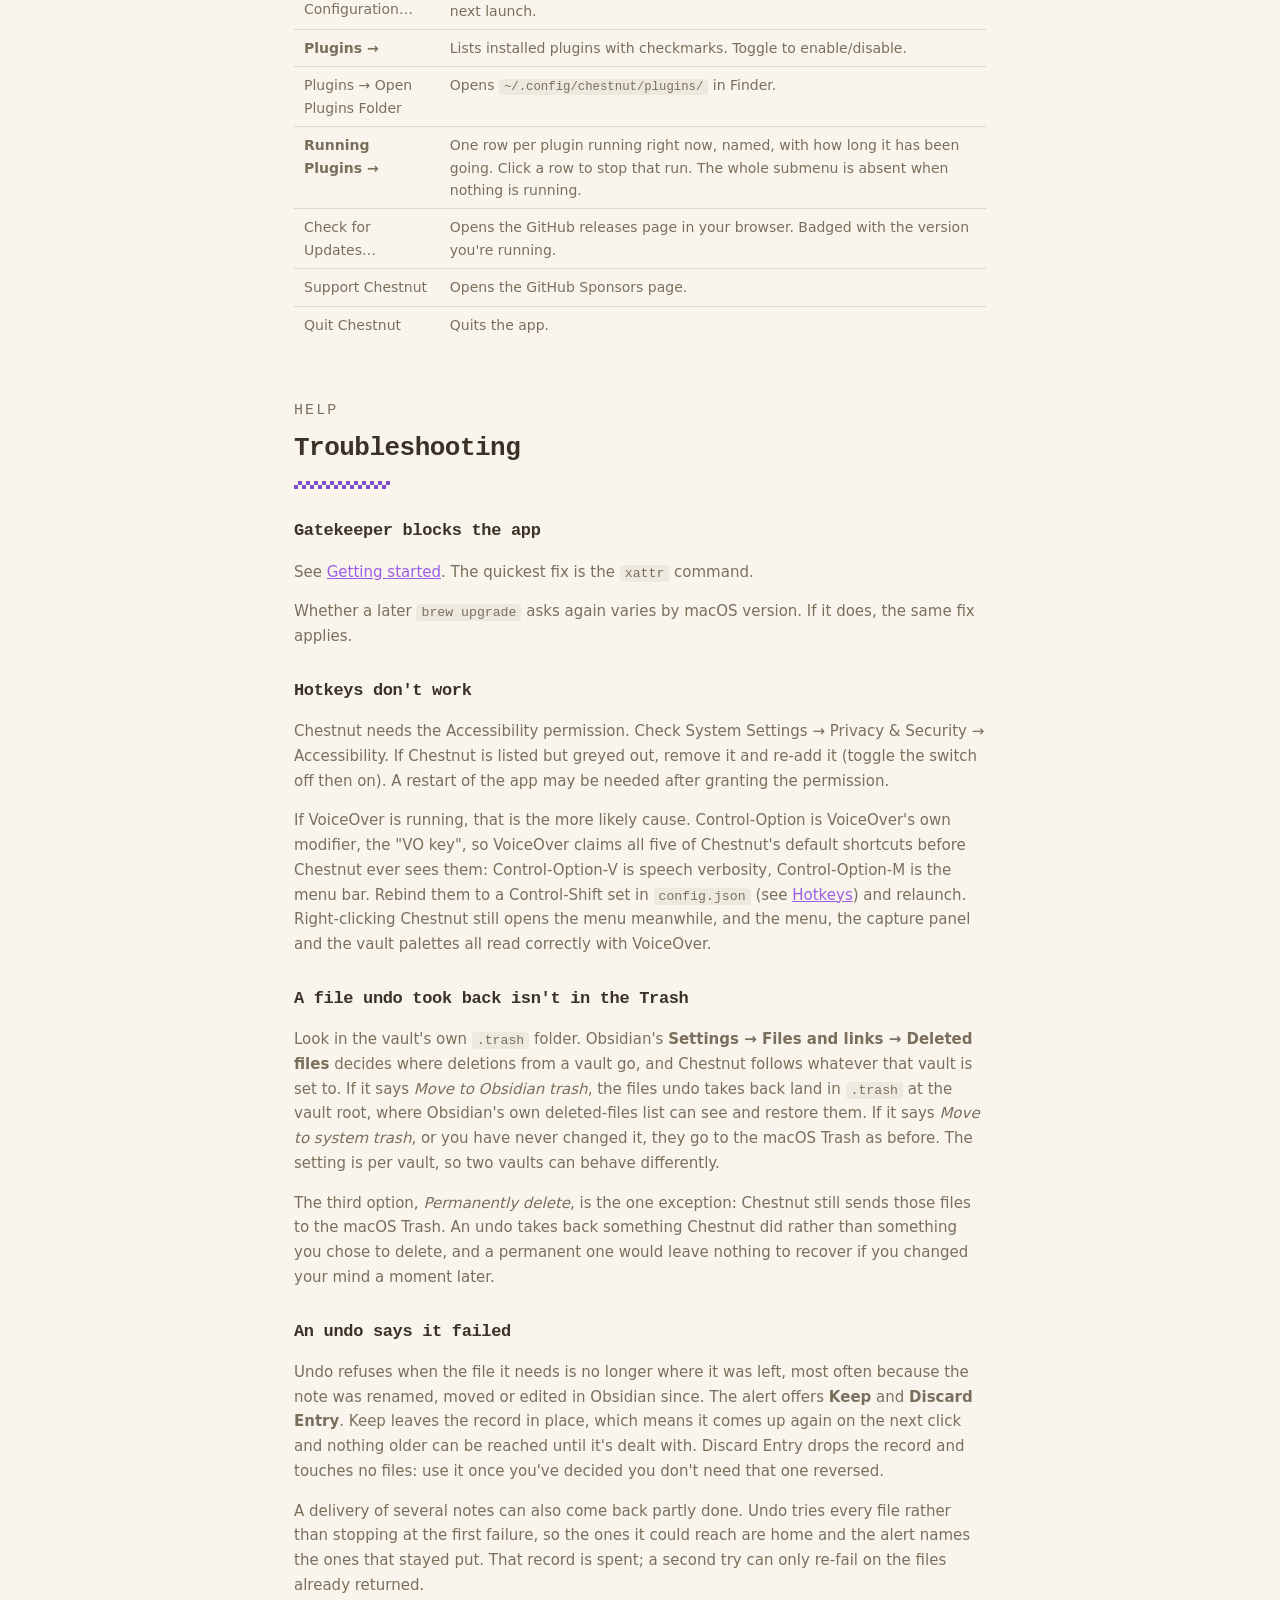
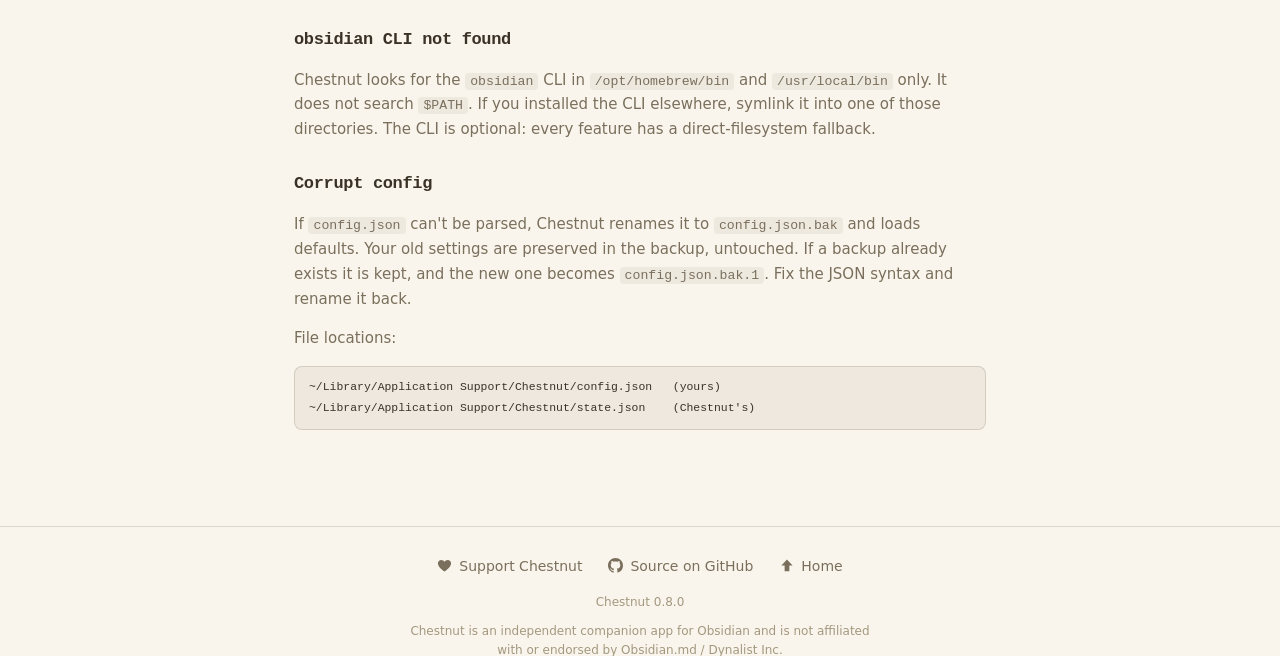
<file: docs/guide.html>
<!doctype html>
<html lang="en">
<head>
  <meta charset="utf-8">
  <meta name="viewport" content="width=device-width, initial-scale=1">
  <title>Chestnut User Guide</title>
  <meta name="description"
        content="User guide for Chestnut, a desktop companion for Obsidian. Configuration, plugins, hotkeys, and troubleshooting.">
  <script>
    try {
      var mode = localStorage.getItem("chestnut-mode");
      if (mode === "light" || mode === "dark") {
        document.documentElement.dataset.theme = mode;
      }
    } catch (e) {}
  </script>
  <link rel="icon" href="favicon.svg" type="image/svg+xml">
  <link rel="icon" href="favicon.png" type="image/png" sizes="32x32">
  <link rel="apple-touch-icon" href="apple-touch-icon.png">
  <link rel="stylesheet" href="style.css">
  <link rel="stylesheet" href="guide.css">
  <link rel="stylesheet" href="prism-chestnut.css">
</head>
<body>
<button class="mode-toggle" id="mode-toggle" aria-label="Toggle light/dark mode"></button>
<main class="guide">

  <header class="guide-header">
    <a href="./" class="guide-back">&larr; Chestnut</a>
    <h1>User Guide</h1>
    <p class="tagline">From first launch to full setup.</p>
    <nav class="guide-nav">
      <a href="#getting-started">Getting started</a>
      <a href="#features">Features</a>
      <a href="#plugins">Plugins</a>
      <a href="#configuration">Configuration</a>
      <a href="#hotkeys">Hotkeys</a>
      <a href="#menu">Menu reference</a>
      <a href="#troubleshooting">Troubleshooting</a>
    </nav>
  </header>

  <!-- ================================================================== -->
  <section id="getting-started">
    <p class="kicker">Setup</p>
    <h2>Getting started</h2>

    <h3>Install</h3>
    <p>
      Download
      <a href="https://github.com/gapmiss/chestnut/releases/latest/download/Chestnut.dmg">Chestnut.dmg</a>,
      open it, and drag Chestnut into Applications. Or use Homebrew:
    </p>
    <pre><code class="language-bash">brew trust --cask gapmiss/tap/chestnut   # required for third-party taps
brew install --cask gapmiss/tap/chestnut</code></pre>

    <h3>First launch (Gatekeeper)</h3>
    <p>
      Chestnut is free and open source but not notarized, so macOS will block
      the first launch. Pick whichever unblock method you prefer:
    </p>
    <ul>
      <li>
        <strong>macOS 15+:</strong> open the app once (macOS will decline),
        then System Settings &rarr; Privacy &amp; Security &rarr;
        <em>Open Anyway</em>.
      </li>
      <li>
        <strong>macOS 14:</strong> right-click the app &rarr; Open &rarr; Open.
      </li>
      <li>
        <strong>Terminal:</strong>
        <code>xattr -dr com.apple.quarantine /Applications/Chestnut.app</code>
      </li>
    </ul>

    <h3>Accessibility permission</h3>
    <p>
      Global hotkeys need the Accessibility permission. macOS usually prompts
      on first use. If the hotkeys don't work, check System Settings &rarr;
      Privacy &amp; Security &rarr; Accessibility and make sure Chestnut
      is listed and enabled.
    </p>
  </section>

  <!-- ================================================================== -->
  <section id="features">
    <p class="kicker">Core</p>
    <h2>Features</h2>

    <h3 id="vault-hopper">Vault Hopper
      <span class="keys"><kbd>&#x2303;</kbd><kbd>&#x2325;</kbd><kbd>V</kbd></span>
    </h3>
    <p>
      Opens a palette listing every vault Obsidian knows about. Type to
      filter, arrow keys to move, <kbd>&#x23CE;</kbd> to open.
    </p>
    <ul>
      <li><span class="keys"><kbd>&#x2318;</kbd><kbd>&#x23CE;</kbd></span> opens today's daily note in the selected vault.</li>
      <li><span class="keys"><kbd>&#x2325;</kbd><kbd>&#x23CE;</kbd></span> reveals the vault in Finder.</li>
      <li><span class="keys"><kbd>&#x2318;</kbd><kbd>P</kbd></span> pins the selected vault as your home vault (or unpins it). The pinned vault sorts first everywhere.</li>
    </ul>
    <p>
      The palette also doubles as the courier's destination picker. When you
      drop a file onto Chestnut, the same list opens with the source vault
      excluded.
    </p>

    <h3 id="quick-capture">Quick Capture
      <span class="keys"><kbd>&#x2303;</kbd><kbd>&#x2325;</kbd><kbd>Space</kbd></span>
    </h3>
    <p>
      A floating panel for jotting markdown. Pick a target vault, type your
      thought, hit <span class="keys"><kbd>&#x2318;</kbd><kbd>&#x23CE;</kbd></span>
      and it's appended to today's daily note (or an inbox file if daily
      notes aren't configured).
    </p>
    <ul>
      <li>Markdown toolbar: bold, italic, strikethrough, inline code,
          code block, heading, task, link. Keyboard shortcuts
          <span class="keys"><kbd>&#x2318;</kbd><kbd>B</kbd></span>,
          <span class="keys"><kbd>&#x2318;</kbd><kbd>I</kbd></span>,
          <span class="keys"><kbd>&#x2318;</kbd><kbd>K</kbd></span> work too.</li>
      <li>Drafts survive dismissing and reopening the panel.</li>
      <li><span class="keys"><kbd>&#x2318;</kbd><kbd>1</kbd></span>&ndash;<span class="keys"><kbd>&#x2318;</kbd><kbd>9</kbd></span> picks a vault by position.</li>
    </ul>
    <p>
      See <a href="#capture-config">Capture settings</a> for inbox path,
      date format, and folder options.
    </p>

    <h3 id="note-courier">Note Courier</h3>
    <p>
      Drag a <code>.md</code> file (from Finder or another app) onto Chestnut
      to move or copy it into another vault. A destination picker appears;
      choose a vault and Chestnut delivers the note.
    </p>
    <ul>
      <li>Embedded attachments (<code>![[...]]</code>, <code>![]()</code>)
          are resolved and carried along. References are rewritten to match
          the destination layout.</li>
      <li>Name conflicts get Obsidian-style suffixes (<code>Note 1.md</code>).
          Nothing is ever overwritten.</li>
      <li>Every delivery is journaled. Undo from the right-click menu.</li>
      <li>Hold <kbd>&#x2325;</kbd> during the drop to flip between
          move and copy (the default is set in the menu).</li>
    </ul>
    <p>
      A single non-markdown file or folder can go to a
      <a href="#plugins">plugin</a> instead, but never without asking: when a
      plugin matches, Chestnut opens a picker listing it alongside
      <strong>Deliver to a vault</strong>. With no matching plugin, the item
      goes straight to the courier. Drop two or more items at once and the
      whole drop is a delivery, plugins included.
    </p>
    <p>
      <strong>Drag folders from Finder.</strong> Obsidian's file explorer hands
      over a folder as its name alone, with no path and no vault, so there is
      nothing for Chestnut to find and deliver. Chestnut says as much rather
      than acting on a guess. Notes and attachments dragged straight from
      Obsidian work normally, several at a time included.
    </p>
  </section>

  <!-- ================================================================== -->
  <section id="plugins">
    <p class="kicker">Extend</p>
    <h2>Plugins</h2>

    <h3>Overview</h3>
    <p>
      Plugins are shell scripts that teach Chestnut new tricks. They live in
      <code>~/.config/chestnut/plugins/&lt;name&gt;/</code>, each containing
      a <code>manifest.json</code> and one or more scripts. Chestnut feeds
      them input (a URL, a file path, clipboard text) and they produce
      output (a note to save, text to capture, a notification).
    </p>

    <h3>Directory structure</h3>
    <pre><code class="language-bash">~/.config/chestnut/plugins/
  bookmark/
    manifest.json
    save-bookmark.sh
  ocr/
    manifest.json
    ocr.py</code></pre>

    <h3>manifest.json reference</h3>
    <div class="table-wrap">
      <table>
        <thead><tr><th>Field</th><th>Type</th><th>Description</th></tr></thead>
        <tbody>
          <tr><td><code>api</code></td><td>number</td><td>Always <code>1</code>.</td></tr>
          <tr><td><code>name</code></td><td>string</td><td>Display name (shown in menus and the picker).</td></tr>
          <tr><td><code>description</code></td><td>string</td><td>Short description (shown under the name in the Plugins menu).</td></tr>
          <tr><td><code>script</code></td><td>string</td><td>Path to the script, relative to the plugin folder. Must be executable (shebang + <code>chmod +x</code>).</td></tr>
          <tr><td><code>accepts</code></td><td>string[]</td><td>Input types this plugin handles. See <a href="#input-types">input types</a>.</td></tr>
          <tr><td><code>extensions</code></td><td>string[]</td><td>Optional. Narrows <code>file</code> matching to specific extensions (e.g. <code>["csv", "txt"]</code>). Omit to accept all files.</td></tr>
          <tr><td><code>output</code></td><td>string</td><td>Output mode. See <a href="#output-modes">output modes</a>.</td></tr>
          <tr><td><code>timeout</code></td><td>number</td><td>Optional. Max seconds before the script is killed. Default: <code>10</code>, clamped to 1 to 14400 (4 hours).</td></tr>
          <tr><td><code>stream</code></td><td>boolean</td><td>Optional. Makes each line of stdout one complete JSON envelope, so a slow plugin can report progress while it runs. Needs <code>"output": "structured"</code>. Default: <code>false</code>. See <a href="#long-running">long-running plugins</a>.</td></tr>
        </tbody>
      </table>
    </div>

    <h4 id="input-types">Input types</h4>
    <div class="table-wrap">
      <table>
        <thead><tr><th>Type</th><th>When it matches</th></tr></thead>
        <tbody>
          <tr><td><code>text</code></td><td>Plain text on the clipboard.</td></tr>
          <tr><td><code>url</code></td><td>A URL on the clipboard or dropped as a web location.</td></tr>
          <tr><td><code>image</code></td><td>An image on the clipboard or an image file drop. A pasted image is written to a temp file first, as PNG when the clipboard offers one.</td></tr>
          <tr><td><code>file</code></td><td>A non-markdown file drop. Narrow with <code>extensions</code>.</td></tr>
          <tr><td><code>pdf</code></td><td>A PDF file drop, matched on the <code>.pdf</code> extension.</td></tr>
          <tr><td><code>folder</code></td><td>A folder drop.</td></tr>
          <tr><td><code>any</code></td><td>Wildcard: matches every input type above. Still narrowable with <code>extensions</code>.</td></tr>
        </tbody>
      </table>
    </div>

    <h4 id="output-modes">Output modes</h4>
    <div class="table-wrap">
      <table>
        <thead><tr><th>Mode</th><th>What happens</th></tr></thead>
        <tbody>
          <tr><td><code>capture</code></td><td>Pre-fills the Quick Capture panel with the script's stdout.</td></tr>
          <tr><td><code>save</code></td><td>Writes stdout directly to the active vault. First line = filename, rest = content. Every save is journaled, so <strong>Undo Last Plugin Save</strong> can take it back.</td></tr>
          <tr><td><code>clipboard</code></td><td>Copies stdout to the system clipboard.</td></tr>
          <tr><td><code>notify</code></td><td>Shows stdout in a speech bubble.</td></tr>
          <tr><td><code>structured</code></td><td>Expects a <a href="#structured-envelope">JSON envelope</a> on stdout for runtime control.</td></tr>
        </tbody>
      </table>
    </div>

    <h3>Environment variables</h3>
    <p>These are set before your script runs:</p>
    <div class="table-wrap">
      <table>
        <thead><tr><th>Variable</th><th>Value</th></tr></thead>
        <tbody>
          <tr><td><code>CHESTNUT_INPUT_TYPE</code></td><td>The matched input type (<code>text</code>, <code>url</code>, etc.).</td></tr>
          <tr><td><code>CHESTNUT_FILE_PATH</code></td><td>Absolute path to the dropped file (empty for clipboard input).</td></tr>
          <tr><td><code>CHESTNUT_SOURCE_APP</code></td><td>Bundle ID of the app that owns the clipboard (when available).</td></tr>
          <tr><td><code>CHESTNUT_TIMESTAMP</code></td><td>ISO 8601 timestamp.</td></tr>
          <tr><td><code>CHESTNUT_PLUGIN_DIR</code></td><td>Absolute path to this plugin's folder.</td></tr>
          <tr><td><code>HOME</code></td><td>User's home directory.</td></tr>
          <tr><td><code>PATH</code></td><td>Includes <code>/opt/homebrew/bin</code> and <code>/usr/local/bin</code>.</td></tr>
        </tbody>
      </table>
    </div>

    <h3>Stdin</h3>
    <p>
      For <code>text</code> and <code>url</code> input types, the clipboard
      content is piped to the script's stdin. For other types, stdin is
      <code>/dev/null</code>; use <code>CHESTNUT_FILE_PATH</code> instead.
    </p>

    <h3 id="structured-envelope">Structured JSON envelope</h3>
    <p>
      When a manifest sets <code>"output": "structured"</code>, the script
      must print a JSON object to stdout:
    </p>
    <pre><code class="language-json">{
  "action": "save",
  "content": "# My Note\n\nBody text here.",
  "filename": "My Note.md",
  "vault": "ask",
  "folder": "imported",
  "notify": "Saved to Work",
  "attachments": [
    { "source": "/tmp/image.png", "filename": "image.png" }
  ]
}</code></pre>
    <div class="table-wrap">
      <table>
        <thead><tr><th>Field</th><th>Required</th><th>Description</th></tr></thead>
        <tbody>
          <tr><td><code>action</code></td><td>yes</td><td>One of <code>capture</code>, <code>save</code>, <code>clipboard</code>, <code>notify</code>.</td></tr>
          <tr><td><code>content</code></td><td>no</td><td>The note body or text to output.</td></tr>
          <tr><td><code>filename</code></td><td>no</td><td>Filename for <code>save</code>. Defaults to <code>Untitled.md</code>, so it is worth setting. Unlike the plain <code>save</code> output mode, the envelope's first line is not used as a title, and the content is not split.</td></tr>
          <tr><td><code>vault</code></td><td>no</td><td>Where to save. One of <code>"pinned"</code>, <code>"last"</code> (the vault you captured to most recently), <code>"ask"</code> to show the vault picker, or the absolute path of a vault. A vault <em>name</em> will not match: Chestnut keys vaults by path, because names collide. Omitting the field behaves like <code>"ask"</code>.</td></tr>
          <tr><td><code>folder</code></td><td>no</td><td>Subfolder within the vault.</td></tr>
          <tr><td><code>notify</code></td><td>no</td><td>Speech bubble text shown after the action completes.</td></tr>
          <tr><td><code>attachments</code></td><td>no</td><td>Array of <code>{ source, filename }</code> objects. Each <code>source</code> is an absolute path to a file. Copies go into the vault's attachment folder, meaning the <code>attachmentFolderPath</code> from that vault's Obsidian settings, or the vault root when it isn't set. Note that <code>folder</code> moves the note but not its attachments. With <code>capture</code>, a file is copied only if the submitted note refers to it by filename, so write a <code>![[filename]]</code> link into <code>content</code>.</td></tr>
        </tbody>
      </table>
    </div>

    <h3>Dispatch flow</h3>
    <ol>
      <li>Chestnut classifies the clipboard content (for
          <span class="keys"><kbd>&#x2303;</kbd><kbd>&#x2325;</kbd><kbd>C</kbd></span>)
          or the dropped item.</li>
      <li>It finds all enabled plugins whose <code>accepts</code> and
          <code>extensions</code> match.</li>
      <li>For a <em>drop</em>, the courier could always take the item too, so a
          picker opens listing every matching plugin plus
          <strong>Deliver to a vault</strong>. The first plugin starts selected,
          so <kbd>&#x23CE;</kbd> runs it; <kbd>&#x2193;</kbd> reaches the
          courier.</li>
      <li>For <span class="keys"><kbd>&#x2303;</kbd><kbd>&#x2325;</kbd><kbd>C</kbd></span>
          there is no file to deliver, so a single match just runs and several
          matches show a plugin-only picker.</li>
      <li>If none match, the item falls through to the courier (for drops) or
          nothing happens (for paste).</li>
    </ol>

    <h3>Drag-and-drop routing</h3>
    <p>
      A plugin never takes a dropped file away from the courier. When both
      could handle it, Chestnut asks.
    </p>
    <ul>
      <li><code>.md</code> files always go to the courier, with no picker, whatever
          plugins are installed.</li>
      <li>A single non-<code>.md</code> file with a matching plugin opens the
          picker. With no matching plugin it goes straight to the courier.</li>
      <li>A single folder opens the picker if a <code>folder</code> plugin is
          enabled. Otherwise the courier copies or moves it as-is.</li>
      <li>Two or more items dropped together are a courier delivery, all of
          them, even when a plugin would match one. Drop an item on its own to
          reach a plugin.</li>
      <li>Notes and attachments dragged out of Obsidian follow the same rules
          as files from Finder.</li>
      <li>A folder dragged from Obsidian's file explorer arrives as a bare
          name, with no path, so Chestnut explains the limitation instead of
          routing it anywhere. Drag folders from Finder.</li>
    </ul>

    <h3 id="long-running">Long-running plugins</h3>
    <p>
      Some plugins take minutes or hours: transcribing a recording, OCR-ing a
      long scan, converting a folder of documents. Set <code>timeout</code> to
      cover the worst case, up to 4 hours, and the run stays supervised the
      whole time.
    </p>
    <ul>
      <li>Chestnut chews until the last run finishes, so two plugins at once
          behave the way you would expect.</li>
      <li>Right-click &rarr; <strong>Running Plugins</strong> lists every live
          run. Click one to stop it: the script and anything it started are
          sent SIGTERM, then SIGKILL a second later.</li>
      <li>Quitting Chestnut from the menu stops running plugins too. This is
          best-effort, so a force quit or a crash can leave a script running.</li>
      <li>A plugin that finishes more than a minute after it started never
          steals focus. A <code>capture</code> that arrives that late parks its
          draft behind a notice you click to open.</li>
    </ul>
    <p>
      To report progress, set <code>"stream": true</code> alongside
      <code>"output": "structured"</code> and print one complete JSON envelope
      per line. Each <code>notify</code> line updates the speech bubble as it
      arrives.
    </p>
    <pre><code class="language-bash">for i in $(seq 50); do
  process_one "$i"
  printf '{"action":"notify","notify":"%d of 50"}\n' "$i"
done
printf '{"action":"save","filename":"result.md","content":"..."}\n'</code></pre>
    <p>
      Only <code>notify</code> happens while the plugin runs. Everything that
      writes something - <code>save</code>, <code>clipboard</code>,
      <code>capture</code> - waits for a clean exit, so a plugin that fails
      still writes nothing. Print one non-<code>notify</code> envelope; if you
      print several, the last one wins. A line that is not valid JSON is
      skipped and the run carries on, and each line is capped at 64 KB.
    </p>
    <p>
      Without <code>stream</code>, nothing changes: the whole of stdout is one
      envelope, pretty-printed or not. That is why it is opt-in.
    </p>

    <h3>Hot-reload</h3>
    <p>
      Chestnut watches <code>~/.config/chestnut/plugins/</code> with FSEvents.
      Adding, editing, or removing a manifest takes effect immediately. No
      restart needed.
    </p>

    <h3>Enable/disable</h3>
    <p>
      Right-click Chestnut &rarr; Plugins. Each installed plugin is listed
      with a checkmark. Click to toggle. Disabled plugins are persisted in
      <a href="#configuration">state.json</a> as <code>disabledPlugins</code>.
    </p>

    <h3>Example: a bookmark saver</h3>
    <div class="example-grid">
      <div>
        <span class="plugins-filename">manifest.json</span>
        <pre><code class="language-json">{
  "api": 1,
  "name": "Bookmark",
  "description": "Save a URL as a markdown note",
  "script": "./save-bookmark.sh",
  "accepts": ["url"],
  "output": "save"
}</code></pre>
      </div>
      <div>
        <span class="plugins-filename">save-bookmark.sh</span>
        <pre><code class="language-bash">#!/bin/bash
title="$CHESTNUT_TITLE"
url=$(cat)
echo "${title:-Untitled}.md"
echo "# ${title:-Untitled}"
echo ""
echo "[${url}](${url})"
echo ""
echo "Saved on $(date +%Y-%m-%d)."</code></pre>
      </div>
    </div>
    <p>
      Copy the URL of a page, press
      <span class="keys"><kbd>&#x2303;</kbd><kbd>&#x2325;</kbd><kbd>C</kbd></span>,
      and a note is saved to your vault.
    </p>
  </section>

  <!-- ================================================================== -->
  <section id="configuration">
    <p class="kicker">Settings</p>
    <h2>Configuration</h2>
    <p>
      Chestnut keeps two files in
      <code>~/Library/Application&nbsp;Support/Chestnut/</code>.
    </p>
    <p>
      <code>config.json</code> is yours: hotkeys, custom sprite themes,
      capture destination. Chestnut never writes to it, apart from creating
      it on first run. Hand-editable; changes take effect on next launch.
      Right-click the pet and pick
      <strong>Settings &rarr; Edit Configuration&hellip;</strong> to open it.
    </p>
    <p>
      <code>state.json</code> is Chestnut's: window position, size, opacity,
      theme, notice duration, reduce motion, pinned vault, disabled plugins,
      last capture vault. Everything
      in it has a control in the right-click menu, so there's no reason to
      edit it by hand. Chestnut rewrites it every time you move the window.
    </p>
    <p>
      Keeping them apart means editing <code>config.json</code> while
      Chestnut is running is safe. Nothing the app does can overwrite it.
    </p>
    <p>
      <strong>Upgrading:</strong> an upgrade is just a new <code>.app</code>.
      Neither file is touched, so nothing resets. If a release ever moves a
      setting from one file to the other, that one value goes back to its
      default and the release notes say so; it's always something you can
      re-pick from the right-click menu. Keys Chestnut no longer reads are
      ignored rather than removed, so nothing you edited by hand is ever
      rewritten or thrown away. You can delete a stale key yourself, or
      leave it.
    </p>
    <p>
      If either file can't be parsed, Chestnut moves it aside and starts
      with defaults. Existing backups are never overwritten: a second
      failure becomes <code>config.json.bak.1</code>, and so on, so you can
      always recover your settings.
    </p>

    <h3 id="hotkey-config">Hotkeys</h3>
    <pre><code class="language-json">{
  "hotkeys": {
    "capture": "control+option+space",
    "hopper": "control+option+v",
    "paste": "control+option+c",
    "notice": "control+option+o",
    "menu": "control+option+m"
  }
}</code></pre>
    <p>
      <code>menu</code> opens the right-click menu at Chestnut without a
      right-click, so Size, Theme, Settings, Plugins, both Undo items and Quit
      are all reachable from the keyboard. Arrow keys move through the menu and
      Return picks an item. Chestnut has no Dock icon and no menu bar item, and
      an app like that isn't listed in Force Quit either, so this is the only
      way to reach those items, including Quit, without landing a click on the
      sprite itself.
    </p>
    <p>
      Keys: <code>a</code>&ndash;<code>z</code>, <code>0</code>&ndash;<code>9</code>,
      <code>space</code>, <code>tab</code>, <code>return</code>,
      <code>escape</code>, <code>delete</code>,
      <code>f1</code>&ndash;<code>f12</code>.
      Modifiers: <code>control</code>/<code>ctrl</code>,
      <code>option</code>/<code>alt</code>,
      <code>command</code>/<code>cmd</code>, <code>shift</code>.
      Every binding needs at least one of <code>control</code>,
      <code>option</code> or <code>command</code>. <code>shift</code> can be
      added to those but doesn't count on its own, since a global hotkey takes
      the keystroke away from every other app: a binding of <code>"space"</code>
      would leave you without a space bar. Bindings without a modifier are
      ignored, and the reason is written to the log.
      Set a binding to <code>""</code> or <code>"none"</code> to disable it.
    </p>
    <p>
      <strong>Using VoiceOver?</strong> Control-Option is VoiceOver's own
      modifier, so it takes every default binding above before Chestnut sees
      it, <code>menu</code> included. Swap <code>option</code> for
      <code>shift</code> in all five and relaunch:
      <code>"control+shift+space"</code>, <code>"control+shift+v"</code>,
      <code>"control+shift+c"</code>, <code>"control+shift+o"</code>,
      <code>"control+shift+m"</code>.
    </p>

    <h3>Custom themes</h3>
    <p>
      Four built-in themes: Obsidian Night (default), Classic Wood, Brushed
      Steel, and Sunbleached. Add your own:
    </p>
    <pre><code class="language-json">{
  "customThemes": [
    {
      "id": "dracula",
      "title": "Dracula",
      "palette": {
        "s": "#44475A",
        "S": "#6272A4",
        "d": "#282A36",
        "m": "#BD93F9",
        "o": "#191A21"
      }
    }
  ]
}</code></pre>
    <div class="table-wrap">
      <table>
        <thead><tr><th>Role</th><th>Key</th><th>Description</th></tr></thead>
        <tbody>
          <tr><td>Shell</td><td><code>s</code></td><td>Main body color.</td></tr>
          <tr><td>Highlight</td><td><code>S</code></td><td>Rivets, raised edges.</td></tr>
          <tr><td>Shadow</td><td><code>d</code></td><td>Recessed areas.</td></tr>
          <tr><td>Trim</td><td><code>m</code></td><td>Metal fittings.</td></tr>
          <tr><td>Outline</td><td><code>o</code></td><td>Border pixels.</td></tr>
        </tbody>
      </table>
    </div>
    <p>
      Optional roles: <code>p</code>/<code>P</code> (gem/gem glint),
      <code>k</code> (mouth), <code>t</code> (tongue), <code>e</code> (eye
      white), <code>b</code> (pupil), <code>z</code> (sleep pixels). These
      have shared defaults and can be overridden per-theme.
    </p>
    <p>
      For single-color tweaks without a whole theme, <code>petPalette</code>
      overrides individual roles on top of the active theme:
    </p>
    <pre><code class="language-json">{
  "petTheme": "classic-wood",
  "petPalette": { "m": "#C0C0C0" }
}</code></pre>

    <h3 id="capture-config">Capture settings</h3>
    <p>
      Captures land on a note in the selected vault. The target is resolved
      in order:
    </p>
    <ol>
      <li>Obsidian daily note, if the daily-notes core plugin is enabled.
          Uses the vault's configured format and folder.</li>
      <li>Chestnut daily note, if you set <code>captureFormat</code>.
          Same Moment.js token subset:
          <code>YYYY</code>, <code>YY</code>, <code>MM</code>, <code>M</code>,
          <code>DD</code>, <code>D</code>, <code>[literal]</code>.</li>
      <li>Static inbox (<code>Inbox.md</code> at the vault root by default).</li>
    </ol>
    <pre><code class="language-json">{
  "captureFormat": "YYYY-MM-DD",
  "captureFolder": "captures",
  "captureInboxName": "Inbox.md"
}</code></pre>

    <h3>Notice duration</h3>
    <p>
      How long the speech bubble stays visible. Set it from the right-click
      menu → Settings → Notice Bubble, which lists 3, 5, 10, 20 and 30 seconds
      with the current one checked. The next bubble uses it: no relaunch.
      It's stored in <code>state.json</code>.
    </p>
    <pre><code class="language-json">{
  "noticeDuration": 10
}</code></pre>

    <h3>Disabled plugins</h3>
    <p>
      Plugins toggled off in the right-click menu are stored in
      <code>state.json</code>, not <code>config.json</code>. Use the menu
      rather than editing the file: it takes effect immediately, and it's
      the only place the two can't disagree.
    </p>
    <pre><code class="language-json">{
  "disabledPlugins": ["ocr", "code-snippet"]
}</code></pre>
  </section>

  <!-- ================================================================== -->
  <section id="hotkeys">
    <p class="kicker">Shortcuts</p>
    <h2>Hotkey reference</h2>
    <div class="table-wrap">
      <table>
        <thead><tr><th>Shortcut</th><th>Action</th><th>Notes</th></tr></thead>
        <tbody>
          <tr>
            <td><span class="keys"><kbd>&#x2303;</kbd><kbd>&#x2325;</kbd><kbd>Space</kbd></span></td>
            <td>Quick Capture</td>
            <td>Toggle the capture panel.</td>
          </tr>
          <tr>
            <td><span class="keys"><kbd>&#x2303;</kbd><kbd>&#x2325;</kbd><kbd>V</kbd></span></td>
            <td>Vault Hopper</td>
            <td>Toggle the vault palette.</td>
          </tr>
          <tr>
            <td><span class="keys"><kbd>&#x2303;</kbd><kbd>&#x2325;</kbd><kbd>C</kbd></span></td>
            <td>Paste</td>
            <td>Classify the clipboard and dispatch to a matching plugin.</td>
          </tr>
          <tr>
            <td><span class="keys"><kbd>&#x2303;</kbd><kbd>&#x2325;</kbd><kbd>O</kbd></span></td>
            <td>Notice action</td>
            <td>Follow through on the active speech bubble (e.g. open the note in Obsidian). Only registered while a bubble is visible.</td>
          </tr>
          <tr>
            <td><span class="keys"><kbd>&#x2303;</kbd><kbd>&#x2325;</kbd><kbd>M</kbd></span></td>
            <td>Right-click menu</td>
            <td>Opens the menu at Chestnut, with arrow keys and <kbd>&#x23CE;</kbd>. The only route to Size, Theme, Settings, Plugins, Undo and Quit that doesn't need a mouse.</td>
          </tr>
        </tbody>
      </table>
    </div>
    <p>
      All four are configurable in
      <a href="#hotkey-config">config.json</a>.
    </p>
  </section>

  <!-- ================================================================== -->
  <section id="menu">
    <p class="kicker">Interface</p>
    <h2>Right-click menu reference</h2>
    <p>Right-click Chestnut to open its context menu.</p>
    <div class="table-wrap">
      <table>
        <thead><tr><th>Item</th><th>What it does</th></tr></thead>
        <tbody>
          <tr><td>Vaults&hellip;</td><td>Opens the Vault Hopper palette.</td></tr>
          <tr><td>Capture&hellip;</td><td>Opens the Quick Capture panel.</td></tr>
          <tr><td>Undo Last Delivery</td><td>Reverses the most recent courier delivery (move or copy). A second line names what it would take back (<code>recipe.md</code>, <code>3 notes</code>); on macOS 14.0&ndash;14.3, which has no second line, the row is unnamed.</td></tr>
          <tr><td>Undo Last Capture</td><td>Removes the last Quick Capture append, and trashes any attachments it saved. Named the same way.</td></tr>
          <tr><td>Undo Last Plugin Save</td><td>Trashes the note a <code>save</code> plugin wrote, and any attachments it copied. The second line names the plugin rather than the note, since the note is one you never named. This row is hidden entirely if you have no plugins installed, and stays visible while there is still a save to take back even if you have since deleted the plugin.</td></tr>
          <tr><td><strong>Size &rarr;</strong></td><td>Small, Medium (default), or Large sprite.</td></tr>
          <tr><td><strong>Theme &rarr;</strong></td><td>Switch sprite color palette. Custom themes appear here too.</td></tr>
          <tr><td><strong>Settings &rarr;</strong></td><td>Everything you set once, one level down.</td></tr>
          <tr><td>Settings &rarr; Opacity</td><td>100%, 80%, 60%, 40% or 20%, with the current one checked.</td></tr>
          <tr><td>Settings &rarr; Notice Bubble</td><td>3, 5, 10, 20 or 30 seconds. Applies to the next speech bubble.</td></tr>
          <tr><td>Settings &rarr; Reduce Motion</td><td>Stops everything that moves: breathing, the sleep z's, the click hop, the delivery squash. Chestnut keeps blinking and chattering, so you can still read its state. Checked and greyed out while System&nbsp;Settings &rarr; Accessibility &rarr; Display &rarr; Reduce&nbsp;Motion is on.</td></tr>
          <tr><td>Settings &rarr; Copy on Drop</td><td>Toggle default behavior: copy files instead of moving them.</td></tr>
          <tr><td>Settings &rarr; Show in Full Screen</td><td>Keep the pet visible over full-screen apps.</td></tr>
          <tr><td>Settings &rarr; Launch at Login</td><td>Toggle auto-start at login (uses SMAppService).</td></tr>
          <tr><td>Settings &rarr; Reset Position</td><td>Moves the pet back to the default corner.</td></tr>
          <tr><td>Settings &rarr; Edit Configuration&hellip;</td><td>Opens <code>config.json</code> in whatever you edit JSON with. Changes apply on next launch.</td></tr>
          <tr><td><strong>Plugins &rarr;</strong></td><td>Lists installed plugins with checkmarks. Toggle to enable/disable.</td></tr>
          <tr><td>Plugins &rarr; Open Plugins Folder</td><td>Opens <code>~/.config/chestnut/plugins/</code> in Finder.</td></tr>
          <tr><td><strong>Running Plugins &rarr;</strong></td><td>One row per plugin running right now, named, with how long it has been going. Click a row to stop that run. The whole submenu is absent when nothing is running.</td></tr>
          <tr><td>Check for Updates&hellip;</td><td>Opens the GitHub releases page in your browser. Badged with the version you're running.</td></tr>
          <tr><td>Support Chestnut</td><td>Opens the GitHub Sponsors page.</td></tr>
          <tr><td>Quit Chestnut</td><td>Quits the app.</td></tr>
        </tbody>
      </table>
    </div>
  </section>

  <!-- ================================================================== -->
  <section id="troubleshooting">
    <p class="kicker">Help</p>
    <h2>Troubleshooting</h2>

    <h3>Gatekeeper blocks the app</h3>
    <p>
      See <a href="#getting-started">Getting started</a>. The quickest fix is
      the <code>xattr</code> command.
    </p>
    <p>
      Whether a later <code>brew upgrade</code> asks again varies by macOS
      version. If it does, the same fix applies.
    </p>

    <h3>Hotkeys don't work</h3>
    <p>
      Chestnut needs the Accessibility permission. Check System Settings
      &rarr; Privacy &amp; Security &rarr; Accessibility. If Chestnut is
      listed but greyed out, remove it and re-add it (toggle the switch
      off then on). A restart of the app may be needed after granting
      the permission.
    </p>
    <p>
      If VoiceOver is running, that is the more likely cause. Control-Option is
      VoiceOver's own modifier, the "VO key", so VoiceOver claims all five of
      Chestnut's default shortcuts before Chestnut ever sees them:
      Control-Option-V is speech verbosity, Control-Option-M is the menu bar.
      Rebind them to a Control-Shift set in <code>config.json</code> (see
      <a href="#hotkey-config">Hotkeys</a>) and relaunch. Right-clicking
      Chestnut still opens the menu meanwhile, and the menu, the capture panel
      and the vault palettes all read correctly with VoiceOver.
    </p>

    <h3>A file undo took back isn't in the Trash</h3>
    <p>
      Look in the vault's own <code>.trash</code> folder. Obsidian's
      <strong>Settings &rarr; Files and links &rarr; Deleted files</strong>
      decides where deletions from a vault go, and Chestnut follows whatever
      that vault is set to. If it says <em>Move to Obsidian trash</em>, the
      files undo takes back land in <code>.trash</code> at the vault root,
      where Obsidian's own deleted-files list can see and restore them. If it
      says <em>Move to system trash</em>, or you have never changed it, they go
      to the macOS Trash as before. The setting is per vault, so two vaults can
      behave differently.
    </p>
    <p>
      The third option, <em>Permanently delete</em>, is the one exception:
      Chestnut still sends those files to the macOS Trash. An undo takes back
      something Chestnut did rather than something you chose to delete, and a
      permanent one would leave nothing to recover if you changed your mind a
      moment later.
    </p>

    <h3>An undo says it failed</h3>
    <p>
      Undo refuses when the file it needs is no longer where it was left, most
      often because the note was renamed, moved or edited in Obsidian since.
      The alert offers <strong>Keep</strong> and <strong>Discard Entry</strong>.
      Keep leaves the record in place, which means it comes up again on the
      next click and nothing older can be reached until it's dealt with.
      Discard Entry drops the record and touches no files: use it once you've
      decided you don't need that one reversed.
    </p>
    <p>
      A delivery of several notes can also come back partly done. Undo tries
      every file rather than stopping at the first failure, so the ones it
      could reach are home and the alert names the ones that stayed put. That
      record is spent; a second try can only re-fail on the files already
      returned.
    </p>

    <h3>obsidian CLI not found</h3>
    <p>
      Chestnut looks for the <code>obsidian</code> CLI in
      <code>/opt/homebrew/bin</code> and <code>/usr/local/bin</code> only.
      It does not search <code>$PATH</code>. If you installed the CLI
      elsewhere, symlink it into one of those directories. The CLI is
      optional: every feature has a direct-filesystem fallback.
    </p>

    <h3>Corrupt config</h3>
    <p>
      If <code>config.json</code> can't be parsed, Chestnut renames it to
      <code>config.json.bak</code> and loads defaults. Your old settings are
      preserved in the backup, untouched. If a backup already exists it is
      kept, and the new one becomes <code>config.json.bak.1</code>. Fix the
      JSON syntax and rename it back.
    </p>
    <p>File locations:</p>
    <pre><code>~/Library/Application Support/Chestnut/config.json   (yours)
~/Library/Application Support/Chestnut/state.json    (Chestnut's)</code></pre>
  </section>

</main>

<footer>
  <nav class="footer-links">
    <a href="https://github.com/sponsors/gapmiss">
      <svg viewBox="0 0 16 16" aria-hidden="true"><path d="M8 14.5C4.5 11.7 1 8.9 1 5.5 1 3.6 2.6 2 4.5 2 5.9 2 7.2 2.8 8 4c.8-1.2 2.1-2 3.5-2C13.4 2 15 3.6 15 5.5c0 3.4-3.5 6.2-7 9z"/></svg>
      Support Chestnut
    </a>
    <a href="https://github.com/gapmiss/chestnut">
      <svg viewBox="0 0 16 16" aria-hidden="true"><path d="M8 0C3.58 0 0 3.58 0 8c0 3.54 2.29 6.53 5.47 7.59.4.07.55-.17.55-.38 0-.19-.01-.82-.01-1.49-2.01.37-2.53-.49-2.69-.94-.09-.23-.48-.94-.82-1.13-.28-.15-.68-.52-.01-.53.63-.01 1.08.58 1.23.82.72 1.21 1.87.87 2.33.66.07-.52.28-.87.51-1.07-1.78-.2-3.64-.89-3.64-3.95 0-.87.31-1.59.82-2.15-.08-.2-.36-1.02.08-2.12 0 0 .67-.21 2.2.82.64-.18 1.32-.27 2-.27s1.36.09 2 .27c1.53-1.04 2.2-.82 2.2-.82.44 1.1.16 1.92.08 2.12.51.56.82 1.27.82 2.15 0 3.07-1.87 3.75-3.65 3.95.29.25.54.73.54 1.48 0 1.07-.01 1.93-.01 2.2 0 .21.15.46.55.38A8.01 8.01 0 0 0 16 8c0-4.42-3.58-8-8-8z"/></svg>
      Source on GitHub
    </a>
    <a href="./">
      <svg viewBox="0 0 16 16" aria-hidden="true"><path d="M8.5 1.5l6 6.5H11v6H6v-6H2.5z"/></svg>
      Home
    </a>
  </nav>
  <p class="version">
    Chestnut <a href="https://github.com/gapmiss/chestnut/releases/latest">0.8.0</a>
  </p>
  <p class="legal">
    Chestnut is an independent companion app for Obsidian and is not affiliated
    with or endorsed by Obsidian.md / Dynalist&nbsp;Inc.
  </p>
</footer>

<script>
  // Light/dark toggle (shared behavior with the landing page).
  const SUN = '<svg viewBox="0 0 16 16" aria-hidden="true"><circle cx="8" cy="8" r="3.4"/>' +
    '<path d="M8 .8v2.2M8 13v2.2M.8 8h2.2M13 8h2.2M2.9 2.9l1.6 1.6M11.5 11.5l1.6 1.6' +
    'M13.1 2.9l-1.6 1.6M4.5 11.5l-1.6 1.6"/></svg>';
  const MOON = '<svg viewBox="0 0 16 16" aria-hidden="true">' +
    '<path d="M13.3 9.6A5.8 5.8 0 1 1 6.4 2.7a4.6 4.6 0 0 0 6.9 6.9z"/></svg>';
  const toggle = document.getElementById("mode-toggle");
  const mediaLight = window.matchMedia("(prefers-color-scheme: light)");
  function effectiveMode() {
    const m = document.documentElement.dataset.theme;
    return m === "light" || m === "dark" ? m : mediaLight.matches ? "light" : "dark";
  }
  function applyMode() {
    const mode = effectiveMode();
    toggle.innerHTML = mode === "dark" ? SUN : MOON;
    toggle.setAttribute("aria-label",
      mode === "dark" ? "Switch to light mode" : "Switch to dark mode");
  }
  toggle.addEventListener("click", () => {
    const next = effectiveMode() === "dark" ? "light" : "dark";
    document.documentElement.dataset.theme = next;
    try { localStorage.setItem("chestnut-mode", next); } catch (e) {}
    applyMode();
  });
  mediaLight.addEventListener("change", () => {
    if (!document.documentElement.dataset.theme) applyMode();
  });
  applyMode();
</script>
<script src="prism.min.js"></script>
<script src="prism-bash.min.js"></script>
<script src="prism-json.min.js"></script>
<script src="copy-code.js"></script>
</body>
</html>
</file>
<file: docs/style.css>
/* Chestnut site — hand-written, no build step. Dark scheme is Obsidian Night,
   light scheme is Sunbleached (the app's own palettes). Mode follows the OS
   unless the toggle sets html[data-theme]. */

:root,
:root[data-theme="dark"] {
  --bg: #0f0d18;
  --bg-raised: #171425;
  --text: #e8e6f0;
  --text-secondary: #a8a4bf;
  --text-tertiary: #757190;
  --accent: #9b5de5;
  --accent-bright: #cba6f7;
  --border: rgba(255, 255, 255, 0.09);
  --panel-bg: rgba(30, 26, 45, 0.82);
  --panel-blur: blur(24px);
  --selection-bg: rgba(155, 93, 229, 0.28);
  --kbd-bg: rgba(255, 255, 255, 0.08);
  --code-bg: rgba(255, 255, 255, 0.06);
  --shadow-accent: rgba(155, 93, 229, 0.18);
}

@media (prefers-color-scheme: light) {
  :root:not([data-theme="dark"]) {
    --bg: #faf5ec;
    --bg-raised: #f2ead9;
    --text: #3a3226;
    --text-secondary: #7a6f5c;
    --text-tertiary: #a3987f;
    --accent: #7e4bc9;
    --accent-bright: #9b5de5;
    --border: rgba(92, 74, 56, 0.18);
    --panel-bg: rgba(255, 252, 245, 0.85);
    --selection-bg: rgba(155, 93, 229, 0.18);
    --kbd-bg: rgba(92, 74, 56, 0.08);
    --code-bg: rgba(92, 74, 56, 0.07);
    --shadow-accent: rgba(126, 75, 201, 0.16);
  }
}

:root[data-theme="light"] {
  --bg: #faf5ec;
  --bg-raised: #f2ead9;
  --text: #3a3226;
  --text-secondary: #7a6f5c;
  --text-tertiary: #a3987f;
  --accent: #7e4bc9;
  --accent-bright: #9b5de5;
  --border: rgba(92, 74, 56, 0.18);
  --panel-bg: rgba(255, 252, 245, 0.85);
  --selection-bg: rgba(155, 93, 229, 0.18);
  --kbd-bg: rgba(92, 74, 56, 0.08);
  --code-bg: rgba(92, 74, 56, 0.07);
  --shadow-accent: rgba(126, 75, 201, 0.16);
}

* { box-sizing: border-box; }

body {
  margin: 0;
  background: var(--bg);
  color: var(--text);
  font: 16px/1.6 -apple-system, BlinkMacSystemFont, "Segoe UI", system-ui, sans-serif;
  -webkit-font-smoothing: antialiased;
}

main {
  max-width: 880px;
  margin: 0 auto;
  padding: 0 24px;
}

h1, h2, h3, h4 {
  font-family: ui-monospace, "SF Mono", SFMono-Regular, Menlo, monospace;
  letter-spacing: -0.02em;
}

a { color: var(--accent-bright); }

/* Keycaps: one <kbd> per key, grouped in .keys — the system font draws the
   Mac modifier symbols at full size where SF Mono renders them tiny. */
kbd {
  font-family: -apple-system, BlinkMacSystemFont, system-ui, sans-serif;
  font-size: 0.9em;
  color: var(--text);
  background: var(--kbd-bg);
  border: 1px solid var(--border);
  border-bottom-width: 2px;
  border-radius: 5px;
  padding: 1px 6px;
  white-space: nowrap;
}
.keys {
  display: inline-flex;
  gap: 3px;
}
.keys kbd {
  min-width: 1.1em;
  text-align: center;
}

code {
  font-family: ui-monospace, "SF Mono", Menlo, monospace;
  font-size: 0.88em;
  background: var(--code-bg);
  border-radius: 4px;
  padding: 1px 5px;
}

pre {
  background: var(--code-bg);
  border: 1px solid var(--border);
  border-radius: 8px;
  padding: 10px 14px;
  overflow-x: auto;
}
pre code { background: none; padding: 0; }

.copy-btn {
  position: absolute;
  top: 7px;
  right: 7px;
  width: 26px;
  height: 26px;
  display: grid;
  place-items: center;
  color: var(--text-tertiary);
  background: var(--kbd-bg);
  border: 1px solid var(--border);
  border-radius: 5px;
  padding: 0;
  cursor: pointer;
  opacity: 0;
  transition: opacity 0.15s, color 0.15s, border-color 0.15s;
}
.copy-btn svg { width: 14px; height: 14px; }
pre:hover .copy-btn { opacity: 1; }
.copy-btn:hover { color: var(--text); }
.copy-btn.copied { color: var(--accent-bright); opacity: 1; }

/* Pixel checkerboard strip — the section-heading flourish. */
.checker, h1::after, h2::after {
  background: repeating-conic-gradient(var(--accent) 0% 25%, transparent 0% 50%);
  background-size: 8px 8px;
}

/* ---------- Mode toggle ---------- */

.mode-toggle {
  position: fixed;
  top: 18px;
  right: 18px;
  z-index: 10;
  width: 38px;
  height: 38px;
  display: grid;
  place-items: center;
  background: var(--bg-raised);
  color: var(--text-secondary);
  border: 1px solid var(--border);
  border-radius: 50%;
  cursor: pointer;
  padding: 0;
}
.mode-toggle:hover { color: var(--text); border-color: var(--accent); }
.mode-toggle svg {
  width: 17px;
  height: 17px;
  fill: none;
  stroke: currentColor;
  stroke-width: 1.6;
  stroke-linecap: round;
}

/* ---------- Hero ---------- */

.hero {
  text-align: center;
  padding-top: 56px;
}

.hero h1 {
  font-size: 44px;
  margin: 0 0 14px;
}

.hero h1::after {
  content: "";
  display: block;
  width: 120px;
  height: 8px;
  margin: 14px auto 0;
}

.tagline {
  max-width: 560px;
  margin: 0 auto;
  color: var(--text-secondary);
  text-wrap: balance;
}

/* The stage: chestnut at the bottom center, panels appear above it the way
   they appear beside the pet in the app. */
.stage {
  position: relative;
  height: 430px; /* open panels may overlap the tagline; they're transient */
  margin-top: 8px;
}

#pet {
  position: absolute;
  left: 50%;
  bottom: 0;
  transform: translateX(-50%);
}

/* Demo note for the Note Courier drag — lives in the chips row but styled as
   an object (file icon, mono name, hard shadow), not a fourth button. The
   hint hangs below without affecting the row's height or centering. */

.demo-note-wrap { position: relative; }

.demo-note-hint {
  position: absolute;
  top: calc(100% + 3px);
  left: 50%;
  transform: translateX(-50%);
  margin: 0;
  font-size: 11px;
  color: var(--text-tertiary);
  white-space: nowrap;
}

.demo-note {
  display: flex;
  align-items: center;
  gap: 8px;
  padding: 7px 12px;
  background: var(--bg-raised);
  border: 1px solid var(--border);
  border-radius: 9px;
  box-shadow: 3px 3px 0 var(--shadow-accent);
  cursor: grab;
  user-select: none;
  -webkit-user-select: none;
  touch-action: none; /* pointer drag, not scroll, on touch */
}
.demo-note:hover { border-color: var(--accent); }
.demo-note.dragging { opacity: 0.35; }

.demo-note-name {
  font-family: ui-monospace, "SF Mono", Menlo, monospace;
  font-size: 12px;
}

.drag-ghost {
  position: fixed;
  z-index: 20;
  margin: 0;
  transform: translate(-50%, -60%);
  pointer-events: none;
  opacity: 0.9;
}

/* ---------- Panels (re-creations of the app's NSPanels) ---------- */

.panel {
  position: absolute;
  left: 50%;
  bottom: var(--panel-bottom, 230px); /* set by setScale — tracks sprite size */
  transform: translateX(-50%);
  background: var(--panel-bg);
  -webkit-backdrop-filter: var(--panel-blur);
  backdrop-filter: var(--panel-blur);
  border: 1px solid var(--border);
  border-radius: 12px;
  box-shadow: 0 18px 44px rgba(0, 0, 0, 0.35);
  text-align: left;
  font-size: 13px;
}

.panel-divider {
  height: 1px;
  background: var(--border);
}

.panel-hints {
  margin: 0;
  padding: 5px 10px 7px;
  font-size: 10px;
  color: var(--text-tertiary);
  white-space: nowrap;
  overflow: hidden;
}

/* Vault Hopper */

.hopper { width: 300px; }

.hopper input {
  display: block;
  width: 100%;
  border: none;
  outline: none;
  background: none;
  color: var(--text);
  font: inherit;
  padding: 10px 10px 8px;
}
.hopper input::placeholder { color: var(--text-tertiary); }

.vault-list {
  max-height: 320px;
  overflow-y: auto;
  padding: 4px;
}

.vault-row {
  display: flex;
  align-items: center;
  gap: 8px;
  padding: 5px 8px;
  border-radius: 6px;
  cursor: default;
}
.vault-row.selected { background: var(--selection-bg); }

.vault-row .names { min-width: 0; flex: 1; }
.vault-row .vault-name { display: block; font-weight: 500; }
.vault-row .vault-path {
  display: block;
  font-size: 11px;
  color: var(--text-secondary);
  white-space: nowrap;
  overflow: hidden;
  text-overflow: ellipsis;
}

.pin-btn {
  border: none;
  background: none;
  padding: 2px;
  cursor: pointer;
  color: var(--text-tertiary);
  visibility: hidden;
  line-height: 0;
}
.vault-row:hover .pin-btn { visibility: visible; }
.pin-btn.pinned { visibility: visible; color: var(--accent-bright); }
.pin-btn svg { width: 13px; height: 13px; }

/* Fills the list's space rather than hugging its text, so the panel keeps the
   height it opened at (the app does the same in VaultPaletteView). */
.no-match {
  display: flex;
  align-items: center;
  justify-content: center;
  height: 100%;
  min-height: 40px;
  color: var(--text-secondary);
}

/* Quick Capture */

.capture { width: 360px; }

.capture-toolbar {
  display: flex;
  gap: 2px;
  padding: 8px 10px 2px;
}
.capture-toolbar button {
  width: 26px;
  height: 20px;
  border: none;
  border-radius: 4px;
  background: none;
  color: var(--text-secondary);
  font-size: 11px;
  cursor: pointer;
}
.capture-toolbar button:hover { background: var(--kbd-bg); color: var(--text); }
.capture-toolbar .tb-italic { font-style: italic; }
.capture-toolbar .tb-bold { font-weight: 700; }
.capture-toolbar .tb-strike { text-decoration: line-through; }

.capture textarea {
  display: block;
  width: calc(100% - 12px);
  height: 140px;
  margin: 0 6px 6px;
  border: none;
  outline: none;
  background: none;
  resize: none;
  color: var(--text);
  font: inherit;
  font-size: 13px;
  padding: 4px 3px;
}
.capture textarea::placeholder { color: var(--text-tertiary); }

.capture-footer {
  display: flex;
  align-items: center;
  gap: 8px;
  padding: 8px 10px;
}

.vault-dot {
  width: 7px;
  height: 7px;
  border-radius: 50%;
  background: var(--accent);
  flex: none;
}
.vault-dot.closed { background: var(--text-tertiary); opacity: 0.5; }

.capture-footer select {
  max-width: 170px;
  font-size: 12px;
  color: var(--text);
  background: var(--kbd-bg);
  border: 1px solid var(--border);
  border-radius: 5px;
  padding: 2px 4px;
}

.capture-footer .spacer { flex: 1; }
.kbd-hint { font-size: 11px; color: var(--text-tertiary); }

#capture-submit {
  font-size: 12px;
  padding: 3px 10px;
  border-radius: 5px;
  border: 1px solid var(--border);
  background: var(--accent);
  color: #fff;
  cursor: pointer;
}
#capture-submit:disabled {
  background: var(--kbd-bg);
  color: var(--text-tertiary);
  cursor: default;
}

/* Notice bubble */

.notice {
  position: absolute;
  left: 50%;
  bottom: calc(var(--panel-bottom, 230px) + 2px);
  transform: translateX(-50%);
  max-width: 320px;
  background: var(--panel-bg);
  -webkit-backdrop-filter: var(--panel-blur);
  backdrop-filter: var(--panel-blur);
  border: 1px solid var(--border);
  border-radius: 10px;
  padding: 8px 12px;
  text-align: left;
  cursor: pointer;
  transition: opacity 0.3s;
}
.notice-title { font-size: 13px; font-weight: 500; white-space: nowrap; }
.notice-subtitle { font-size: 11px; color: var(--text-secondary); white-space: nowrap; }
.notice-hint { font-size: 10px; color: var(--text-tertiary); }

.notice-tail {
  position: absolute;
  left: 50%;
  bottom: -8px;
  transform: translateX(-50%);
  width: 0;
  height: 0;
  border-left: 7px solid transparent;
  border-right: 7px solid transparent;
  border-top: 8px solid var(--panel-bg);
}

/* Right-click menu (re-creation of the app's context menu) */

.menu {
  /* A row's label sits at row-pad, or at row-pad + check + gap in a menu with
     checkmarks. The slider rows have to match that second figure to line up, so
     derive it rather than hardcoding it in two places. */
  --menu-row-pad: 8px;
  --menu-check-w: 11px;
  --menu-gap: 7px;
  --menu-label-x: calc(var(--menu-row-pad) + var(--menu-check-w) + var(--menu-gap));
  position: absolute;
  z-index: 6;
  min-width: 230px;
  padding: 5px;
  background: var(--panel-bg);
  -webkit-backdrop-filter: var(--panel-blur);
  backdrop-filter: var(--panel-blur);
  border: 1px solid var(--border);
  border-radius: 10px;
  box-shadow: 0 14px 36px rgba(0, 0, 0, 0.35);
  font-size: 13px;
  text-align: left;
  cursor: default;
  user-select: none;
  -webkit-user-select: none;
}

.menu-item {
  position: relative;
  display: flex;
  align-items: center;
  gap: var(--menu-gap);
  padding: 2px 9px 2px var(--menu-row-pad);
  border-radius: 5px;
  white-space: nowrap;
  line-height: 1.35;
}
.menu-item:hover { background: var(--accent); color: #fff; }
.menu-item.disabled { color: var(--text-tertiary); pointer-events: none; }

/* AppKit reserves the checkmark column per menu, not per row: a menu with no
   checkable item sits flush (the top level), one with any of them indents every
   row so the labels line up (Size, Theme, Settings, Plugins). */
.menu-check { display: none; }
.menu.has-checks .menu-check {
  display: block;
  width: var(--menu-check-w);
  text-align: center;
  font-size: 11px;
  flex: none;
}
.menu-icon { line-height: 0; }
.menu-icon svg { width: 14px; height: 14px; }

.menu-hint {
  margin-left: auto;
  padding-left: 18px;
  color: var(--text-tertiary);
  letter-spacing: 0.08em;
}
.menu-item:hover .menu-hint { color: rgba(255, 255, 255, 0.8); }

.menu-arrow { margin-left: auto; padding-left: 18px; color: var(--text-tertiary); }
.menu-item:hover .menu-arrow { color: #fff; }

/* Sized by content, not just the bare ↗: Check for Updates… carries the
   version in here too, and a pill with no side padding looks clipped. */
.menu-badge {
  margin-left: auto;
  min-width: 21px;
  height: 15px;
  padding: 0 6px;
  display: grid;
  place-items: center;
  border-radius: 8px;
  background: var(--kbd-bg);
  color: var(--text-secondary);
  font-size: 10px;
}
.menu-item:hover .menu-badge { background: rgba(255, 255, 255, 0.22); color: #fff; }

.menu-label { flex: 1; min-width: 0; }

.menu-desc {
  display: block;
  font-size: 11px;
  color: var(--text-tertiary);
  font-weight: normal;
  line-height: 1.3;
}
.menu-item:hover .menu-desc { color: rgba(255, 255, 255, 0.65); }
.menu-item.plugin-off .menu-label { color: var(--text-tertiary); }
.menu-item.plugin-off .menu-desc { opacity: 0.5; }
.menu-item.plugin-off:hover .menu-label { color: #fff; }

.menu-sep { height: 1px; background: var(--border); margin: 5px 10px; }

.submenu {
  display: none;
  position: absolute;
  left: calc(100% - 4px);
  top: -6px;
  min-width: 150px;
  color: var(--text); /* don't inherit the highlighted parent's white */
}
.menu-item:hover > .submenu { display: block; }
.submenu.flip { left: auto; right: calc(100% - 4px); }

/* ---------- Chips, themes, CTA ---------- */

.chips {
  display: flex;
  flex-wrap: wrap;
  align-items: center;
  gap: 10px;
  justify-content: center;
  margin-top: 18px;
}

.chip {
  font: inherit;
  font-size: 13px;
  color: var(--text);
  background: var(--bg-raised);
  border: 1px solid var(--border);
  border-radius: 999px;
  padding: 6px 16px;
  cursor: pointer;
}
.chip:hover { border-color: var(--accent); }
.chip.active { border-color: var(--accent); background: var(--selection-bg); }

.chips-hint {
  font-size: 12px;
  color: var(--text-tertiary);
  margin: 56px 0 0;
}

.hotkey-tip {
  position: relative;
  display: inline-block;
  vertical-align: middle;
  cursor: pointer;
  margin-left: 4px;
}
.hotkey-tip svg {
  width: 18px;
  height: 18px;
  color: var(--text-tertiary);
  vertical-align: -3px;
  transition: color 0.15s;
}
.hotkey-tip:hover svg,
.hotkey-tip:focus svg { color: var(--accent-bright); }

.hotkey-tooltip {
  display: none;
  position: absolute;
  bottom: calc(100% + 10px);
  left: 50%;
  transform: translateX(-50%);
  background: var(--panel-bg);
  -webkit-backdrop-filter: var(--panel-blur);
  backdrop-filter: var(--panel-blur);
  border: 1px solid var(--border);
  border-radius: 10px;
  padding: 10px 14px;
  white-space: nowrap;
  z-index: 8;
  box-shadow: 0 10px 28px rgba(0, 0, 0, 0.3);
}
.hotkey-tooltip > span {
  display: block;
  font-size: 13px;
  color: var(--text);
  padding: 4px 0;
}
.hotkey-tooltip .keys { margin-right: 8px; }
.hotkey-tooltip-hint {
  font-size: 11px;
  color: var(--text-tertiary) !important;
  margin-top: 4px;
  padding-top: 6px;
  border-top: 1px solid var(--border);
}

.hotkey-tip:hover .hotkey-tooltip,
.hotkey-tip:focus .hotkey-tooltip { display: block; }

.cta { margin: 36px 0 24px; }

.download {
  display: inline-block;
  background: var(--accent);
  color: #fff;
  text-decoration: none;
  font-weight: 600;
  padding: 12px 28px;
  border-radius: 10px;
  box-shadow: 4px 4px 0 var(--shadow-accent);
}
.download:hover { background: var(--accent-bright); }

.fineprint { font-size: 13px; color: var(--text-secondary); }

/* ---------- Sections ---------- */

section { margin: 88px 0; }

.kicker {
  font-family: ui-monospace, "SF Mono", Menlo, monospace;
  font-size: 12px;
  letter-spacing: 0.14em;
  text-transform: uppercase;
  color: var(--accent-bright);
  margin: 0 0 4px;
}

section h2 {
  font-size: 26px;
  margin: 0 0 26px;
}

section h2::after {
  content: "";
  display: block;
  width: 96px;
  height: 8px;
  margin-top: 12px;
}

.features-grid {
  display: grid;
  grid-template-columns: repeat(3, 1fr);
  gap: 20px;
}

.card {
  background: var(--bg-raised);
  border: 1px solid var(--border);
  border-radius: 10px;
  padding: 20px 18px 14px;
  box-shadow: 5px 5px 0 var(--shadow-accent);
  transition: transform 0.15s, box-shadow 0.15s, border-color 0.15s;
}
.card:hover {
  transform: translate(-2px, -2px);
  box-shadow: 8px 8px 0 var(--shadow-accent);
  border-color: var(--accent);
}
.card h3 { font-size: 16px; margin: 10px 0 8px; }
.card p { font-size: 14px; color: var(--text-secondary); margin: 0 0 4px; }

.px-icon { display: block; }

/* Plugins section */

.plugins-intro {
  max-width: 620px;
  color: var(--text-secondary);
  margin: 0 0 28px;
}

.plugins-grid {
  display: grid;
  grid-template-columns: 1fr 1fr;
  gap: 24px;
  margin-bottom: 24px;
}

.plugins-detail h3,
.plugins-examples h3 { font-size: 15px; margin: 0 0 10px; }

.plugins-detail p {
  font-size: 14px;
  color: var(--text-secondary);
  margin: 0 0 12px;
}

.plugins-file {
  margin-bottom: 12px;
}

.plugins-filename {
  display: inline-block;
  font-family: ui-monospace, "SF Mono", Menlo, monospace;
  font-size: 11px;
  color: var(--text-tertiary);
  margin-bottom: 4px;
}

.plugins-file pre {
  margin: 0;
  font-size: 12px;
}

.plugins-modes {
  font-size: 14px;
  color: var(--text-secondary);
  margin: 0 0 8px;
}

.plugins-link {
  font-size: 14px;
  color: var(--text-secondary);
  margin: 0 0 28px;
}

.customize-note {
  background: var(--bg-raised);
  border: 1px solid var(--border);
  border-radius: 10px;
  padding: 16px 20px 14px;
  box-shadow: 4px 4px 0 var(--shadow-accent);
}
.customize-note h3 { font-size: 15px; margin: 0 0 6px; }
.customize-note p {
  font-size: 14px;
  color: var(--text-secondary);
  margin: 0;
}

.privacy-grid {
  display: grid;
  grid-template-columns: repeat(2, 1fr);
  gap: 18px;
}

.tile {
  background: var(--bg-raised);
  border: 1px solid var(--border);
  border-radius: 10px;
  padding: 14px 16px;
  box-shadow: 4px 4px 0 var(--shadow-accent);
}
.tile h4 {
  display: flex;
  align-items: center;
  gap: 9px;
  font-size: 14px;
  margin: 0 0 6px;
}
.tile h4::before {
  content: "";
  width: 8px;
  height: 8px;
  background: var(--accent);
  box-shadow: 2px 2px 0 var(--shadow-accent);
  flex: none;
}
.tile p { margin: 0; font-size: 14px; color: var(--text-secondary); }

/* Install: numbered pixel steps. */

.steps {
  list-style: none;
  counter-reset: step;
  margin: 0;
  padding: 0;
}
.steps > li {
  counter-increment: step;
  position: relative;
  padding-left: 46px;
  margin: 20px 0;
}
.steps > li::before {
  content: counter(step);
  position: absolute;
  left: 0;
  top: 1px;
  width: 27px;
  height: 27px;
  display: grid;
  place-items: center;
  font-family: ui-monospace, "SF Mono", Menlo, monospace;
  font-size: 14px;
  font-weight: 700;
  color: #fff;
  background: var(--accent);
  border-radius: 6px;
  box-shadow: 3px 3px 0 var(--shadow-accent);
}
.steps li p { margin: 6px 0; }
.steps li p:first-child { margin-top: 2px; }

.build-note {
  margin-top: 28px;
  color: var(--text-secondary);
  font-size: 14px;
}
.build-note + .brew-cmd { margin-top: 8px; }
.brew-cmd + .build-note { margin-top: 18px; }

/* ---------- Footer ---------- */

footer {
  text-align: center;
  padding: 28px 24px 48px;
  border-top: 1px solid var(--border);
}

.footer-links {
  display: flex;
  justify-content: center;
  flex-wrap: wrap;
  gap: 26px;
}
.footer-links a {
  display: inline-flex;
  align-items: center;
  gap: 7px;
  color: var(--text-secondary);
  text-decoration: none;
  font-size: 14px;
}
.footer-links a:hover { color: var(--accent-bright); }
.footer-links svg { width: 15px; height: 15px; fill: currentColor; }

footer .version {
  font-size: 12px;
  color: var(--text-tertiary);
  margin: 16px 0 0;
}
footer .version a { color: inherit; text-decoration: none; }
footer .version a:hover { color: var(--accent-bright); }

footer .legal {
  font-size: 12px;
  color: var(--text-tertiary);
  max-width: 480px;
  margin: 10px auto 0;
}

/* ---------- Small screens ---------- */

@media (max-width: 700px) {
  .features-grid, .privacy-grid, .plugins-grid { grid-template-columns: 1fr; }
  .panel.capture, .panel.hopper { max-width: 92vw; }
  .stage { height: 400px; }
  .mode-toggle { top: 12px; right: 12px; }
}
</file>
<file: docs/prism-chestnut.css>
/* Prism theme for Chestnut — uses site CSS vars, auto dark/light. */

code[class*="language-"],
pre[class*="language-"] {
  color: var(--prism-text);
  text-shadow: none;
  font-family: ui-monospace, "SF Mono", Menlo, monospace;
  font-size: 0.88em;
  text-align: left;
  white-space: pre;
  word-spacing: normal;
  word-break: normal;
  word-wrap: normal;
  line-height: 1.6;
  tab-size: 2;
  hyphens: none;
}

pre[class*="language-"] {
  overflow: auto;
}

:root,
:root[data-theme="dark"] {
  --prism-text: #cbc3e3;
  --prism-comment: #6b6394;
  --prism-keyword: #c49bff;
  --prism-string: #a8d8a8;
  --prism-number: #f0b272;
  --prism-function: #8ac4ff;
  --prism-operator: #e0aeff;
  --prism-property: #e6ccff;
  --prism-punctuation: #8a82aa;
  --prism-boolean: #f0b272;
  --prism-variable: #dbc7f0;
}

@media (prefers-color-scheme: light) {
  :root:not([data-theme="dark"]) {
    --prism-text: #3a3226;
    --prism-comment: #9a8e76;
    --prism-keyword: #7e4bc9;
    --prism-string: #3a7a3a;
    --prism-number: #b85c00;
    --prism-function: #2968a8;
    --prism-operator: #7e4bc9;
    --prism-property: #5c3a99;
    --prism-punctuation: #7a6f5c;
    --prism-boolean: #b85c00;
    --prism-variable: #5c3a99;
  }
}

:root[data-theme="light"] {
  --prism-text: #3a3226;
  --prism-comment: #9a8e76;
  --prism-keyword: #7e4bc9;
  --prism-string: #3a7a3a;
  --prism-number: #b85c00;
  --prism-function: #2968a8;
  --prism-operator: #7e4bc9;
  --prism-property: #5c3a99;
  --prism-punctuation: #7a6f5c;
  --prism-boolean: #b85c00;
  --prism-variable: #5c3a99;
}

.token.comment,
.token.prolog,
.token.doctype,
.token.cdata {
  color: var(--prism-comment);
}

.token.punctuation {
  color: var(--prism-punctuation);
}

.token.property,
.token.tag,
.token.constant,
.token.symbol {
  color: var(--prism-property);
}

.token.boolean,
.token.number {
  color: var(--prism-boolean);
}

.token.selector,
.token.attr-name,
.token.string,
.token.char,
.token.inserted {
  color: var(--prism-string);
}

.token.operator,
.token.entity,
.token.url,
.language-css .token.string {
  color: var(--prism-operator);
}

.token.atrule,
.token.attr-value,
.token.keyword {
  color: var(--prism-keyword);
}

.token.function,
.token.class-name {
  color: var(--prism-function);
}

.token.regex,
.token.important,
.token.variable {
  color: var(--prism-variable);
}

.token.important,
.token.bold {
  font-weight: bold;
}

.token.italic {
  font-style: italic;
}

.token.deleted {
  color: #e06c75;
}

.token.shebang.important {
  color: var(--prism-comment);
  font-weight: normal;
}

.token.assign-left.variable {
  color: var(--prism-variable);
}
</file>
<file: docs/guide.css>
/* Guide-specific styles — layered on top of style.css. */

.guide {
  max-width: 740px;
  padding-bottom: 40px;
}

.guide-header {
  padding-top: 48px;
  margin-bottom: 48px;
}

.guide-back {
  font-size: 13px;
  color: var(--text-secondary);
  text-decoration: none;
}
.guide-back:hover { color: var(--accent-bright); }

.guide-header h1 {
  font-size: 36px;
  margin: 12px 0 8px;
}

.guide-header h1::after {
  content: "";
  display: block;
  width: 96px;
  height: 8px;
  margin-top: 10px;
  background: repeating-conic-gradient(var(--accent) 0% 25%, transparent 0% 50%);
  background-size: 8px 8px;
}

.guide-header .tagline {
  margin: 0 0 20px;
}

.guide-nav {
  display: flex;
  flex-wrap: wrap;
  gap: 8px;
}

.guide-nav a {
  font-size: 13px;
  color: var(--text);
  background: var(--bg-raised);
  border: 1px solid var(--border);
  border-radius: 999px;
  padding: 5px 14px;
  text-decoration: none;
}
.guide-nav a:hover {
  border-color: var(--accent);
  color: var(--accent-bright);
}

/* Sections */

.guide section { margin: 56px 0; }

.guide h3 {
  font-size: 17px;
  margin: 28px 0 8px;
  display: flex;
  align-items: center;
  gap: 10px;
}

.guide h4 {
  font-size: 14px;
  margin: 20px 0 6px;
}

.guide p, .guide li {
  font-size: 15px;
  color: var(--text-secondary);
  line-height: 1.65;
}

.guide ul, .guide ol {
  padding-left: 24px;
  margin: 8px 0;
}

.guide li {
  margin: 4px 0;
}

.guide pre {
  font-size: 13px;
}

/* Tables */

.table-wrap {
  overflow-x: auto;
  margin: 10px 0 18px;
}

.guide table {
  width: 100%;
  border-collapse: collapse;
  font-size: 14px;
}

.guide th {
  text-align: left;
  font-family: ui-monospace, "SF Mono", Menlo, monospace;
  font-size: 11px;
  letter-spacing: 0.06em;
  text-transform: uppercase;
  color: var(--text-tertiary);
  border-bottom: 2px solid var(--border);
  padding: 6px 10px;
}

.guide td {
  border-bottom: 1px solid var(--border);
  padding: 7px 10px;
  color: var(--text-secondary);
  vertical-align: top;
}

.guide tr:last-child td {
  border-bottom: none;
}

/* Example grid (plugin example side-by-side) */

.example-grid {
  display: grid;
  grid-template-columns: 1fr 1fr;
  gap: 16px;
  margin: 10px 0;
}

@media (max-width: 700px) {
  .guide-nav { gap: 6px; }
  .example-grid { grid-template-columns: 1fr; }
}
</file>
